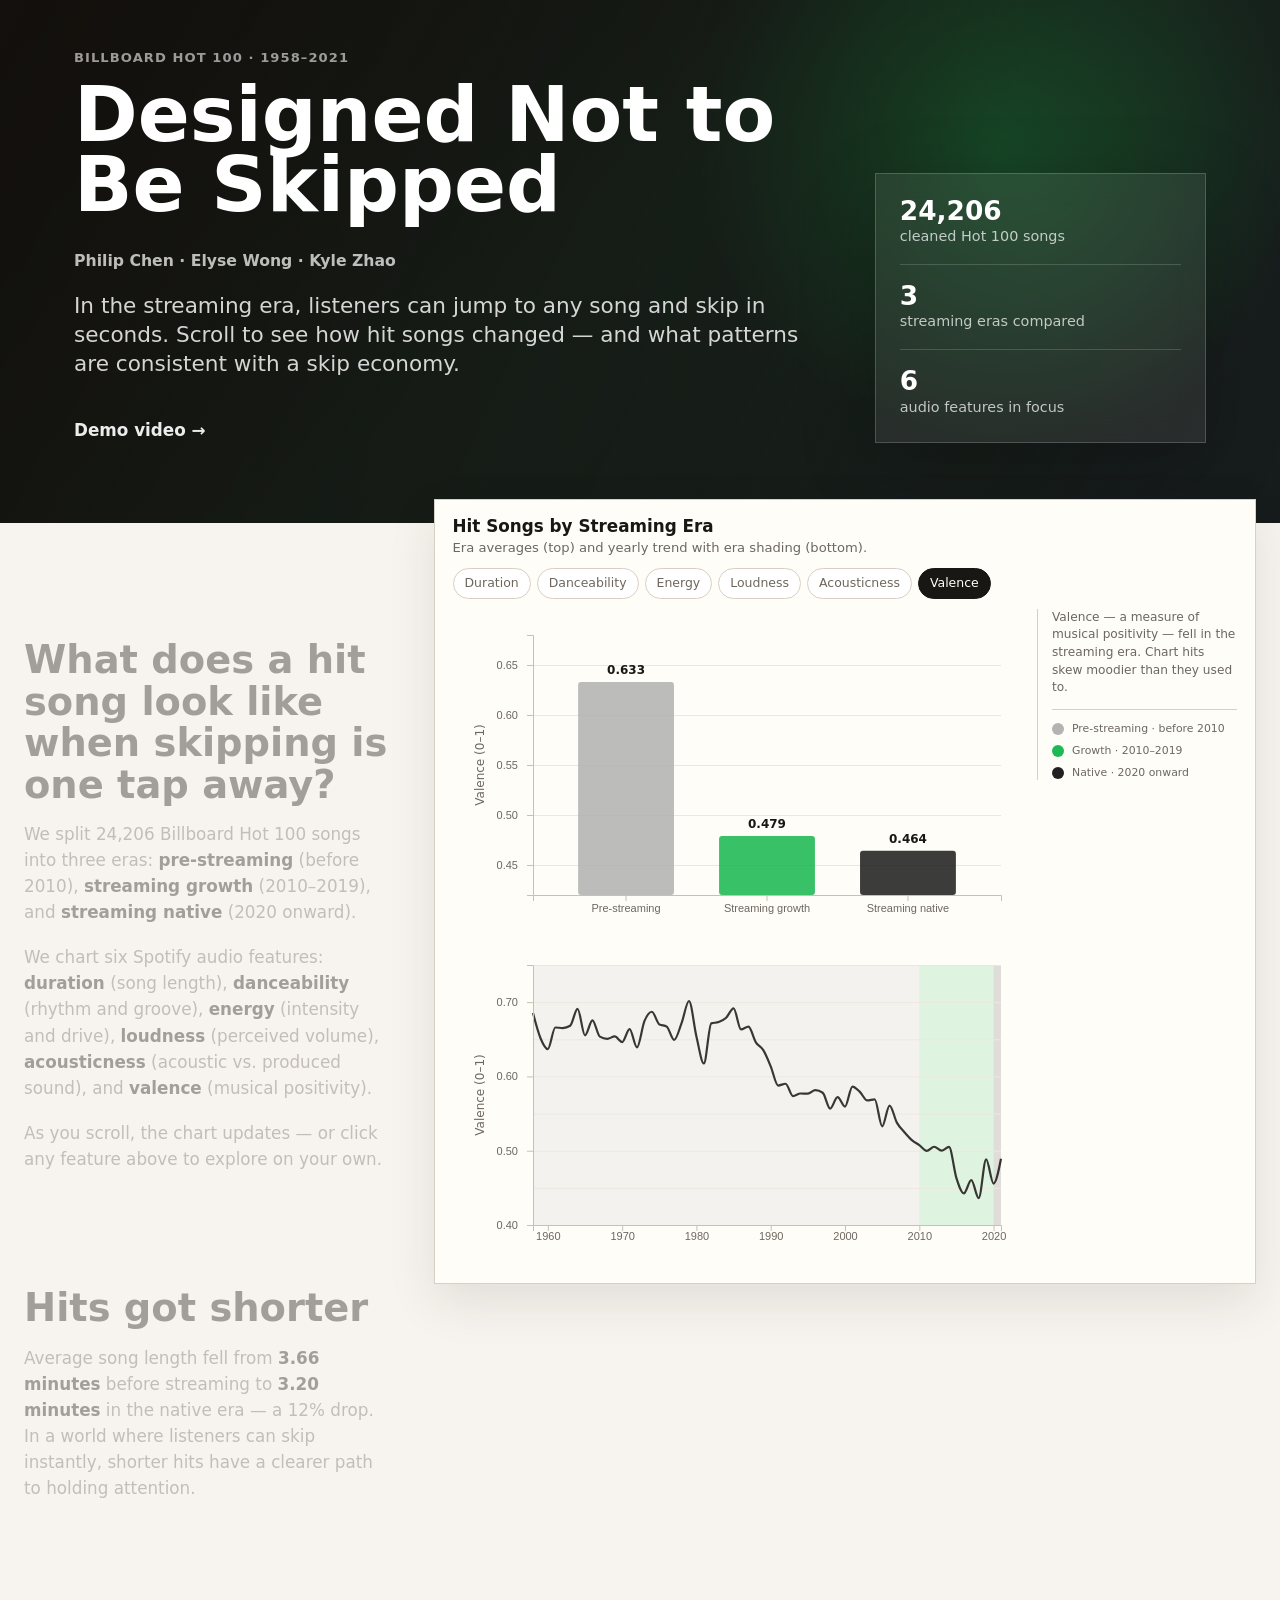
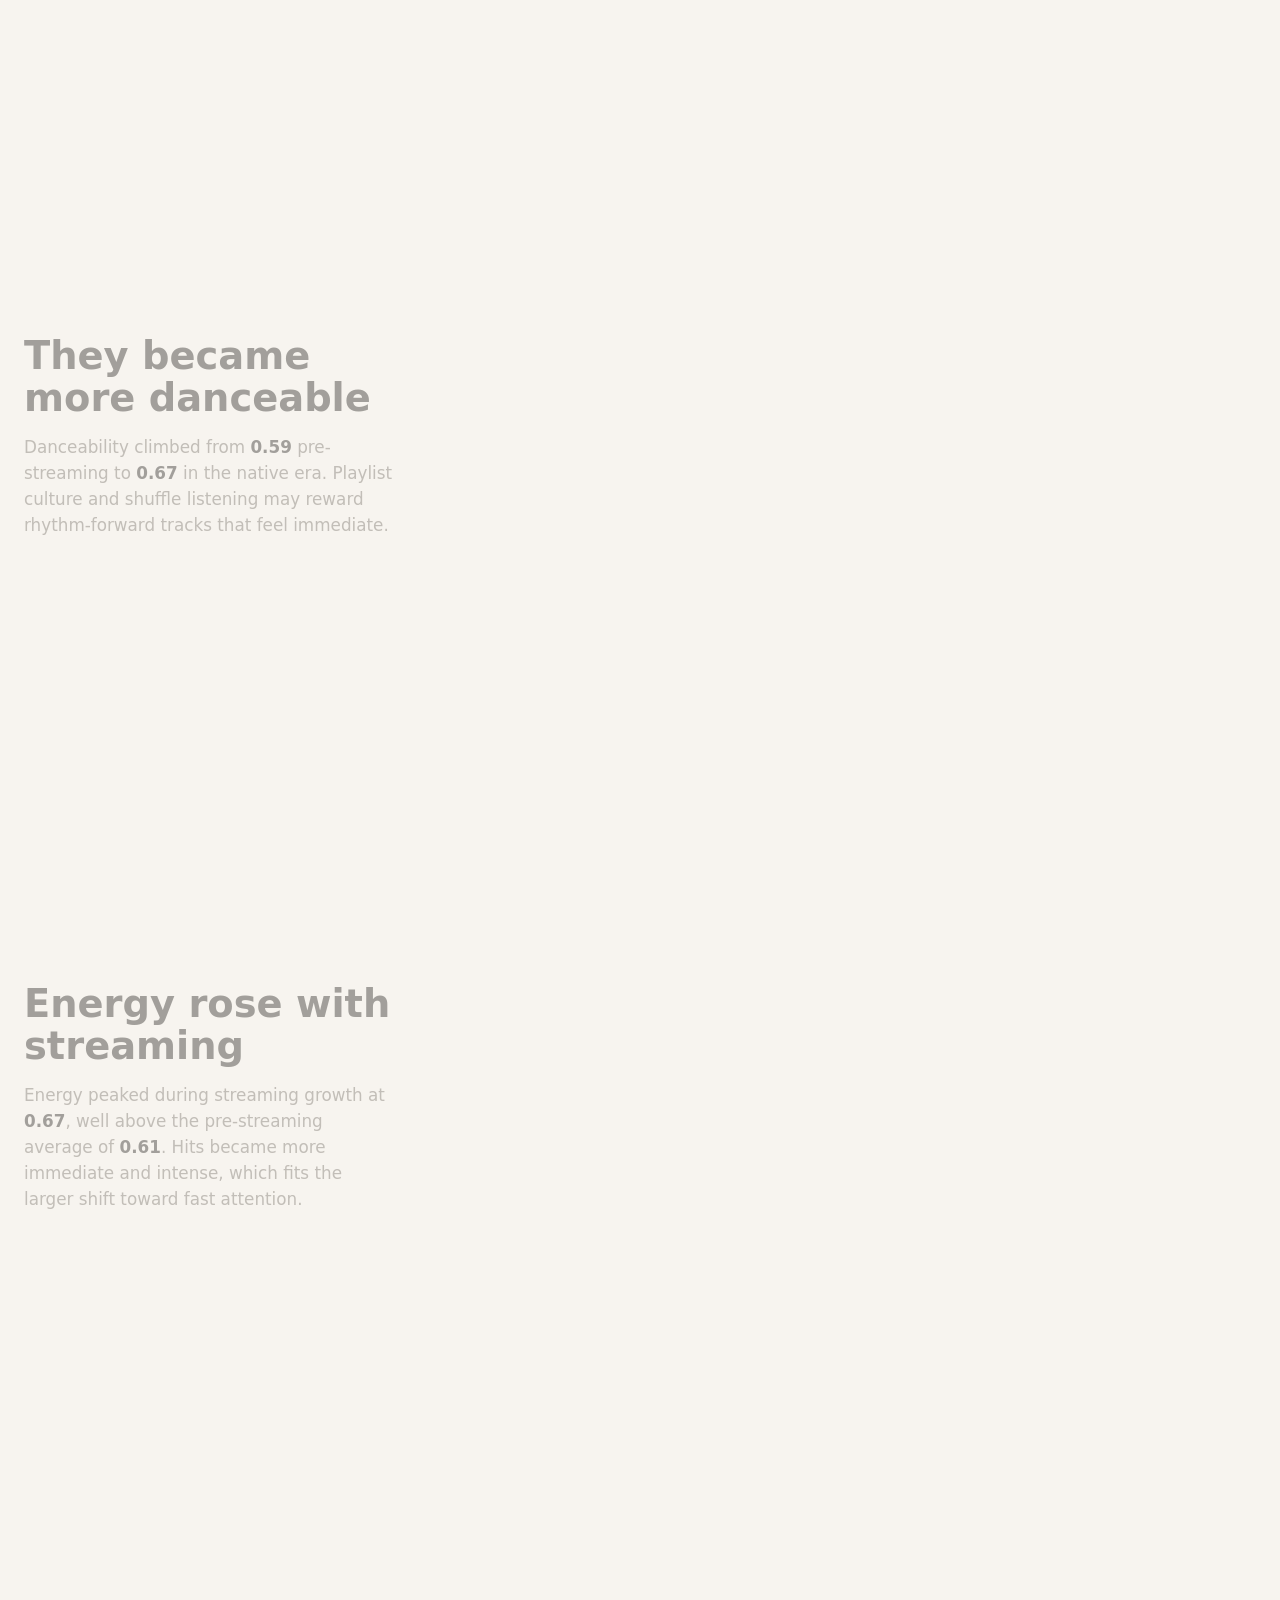
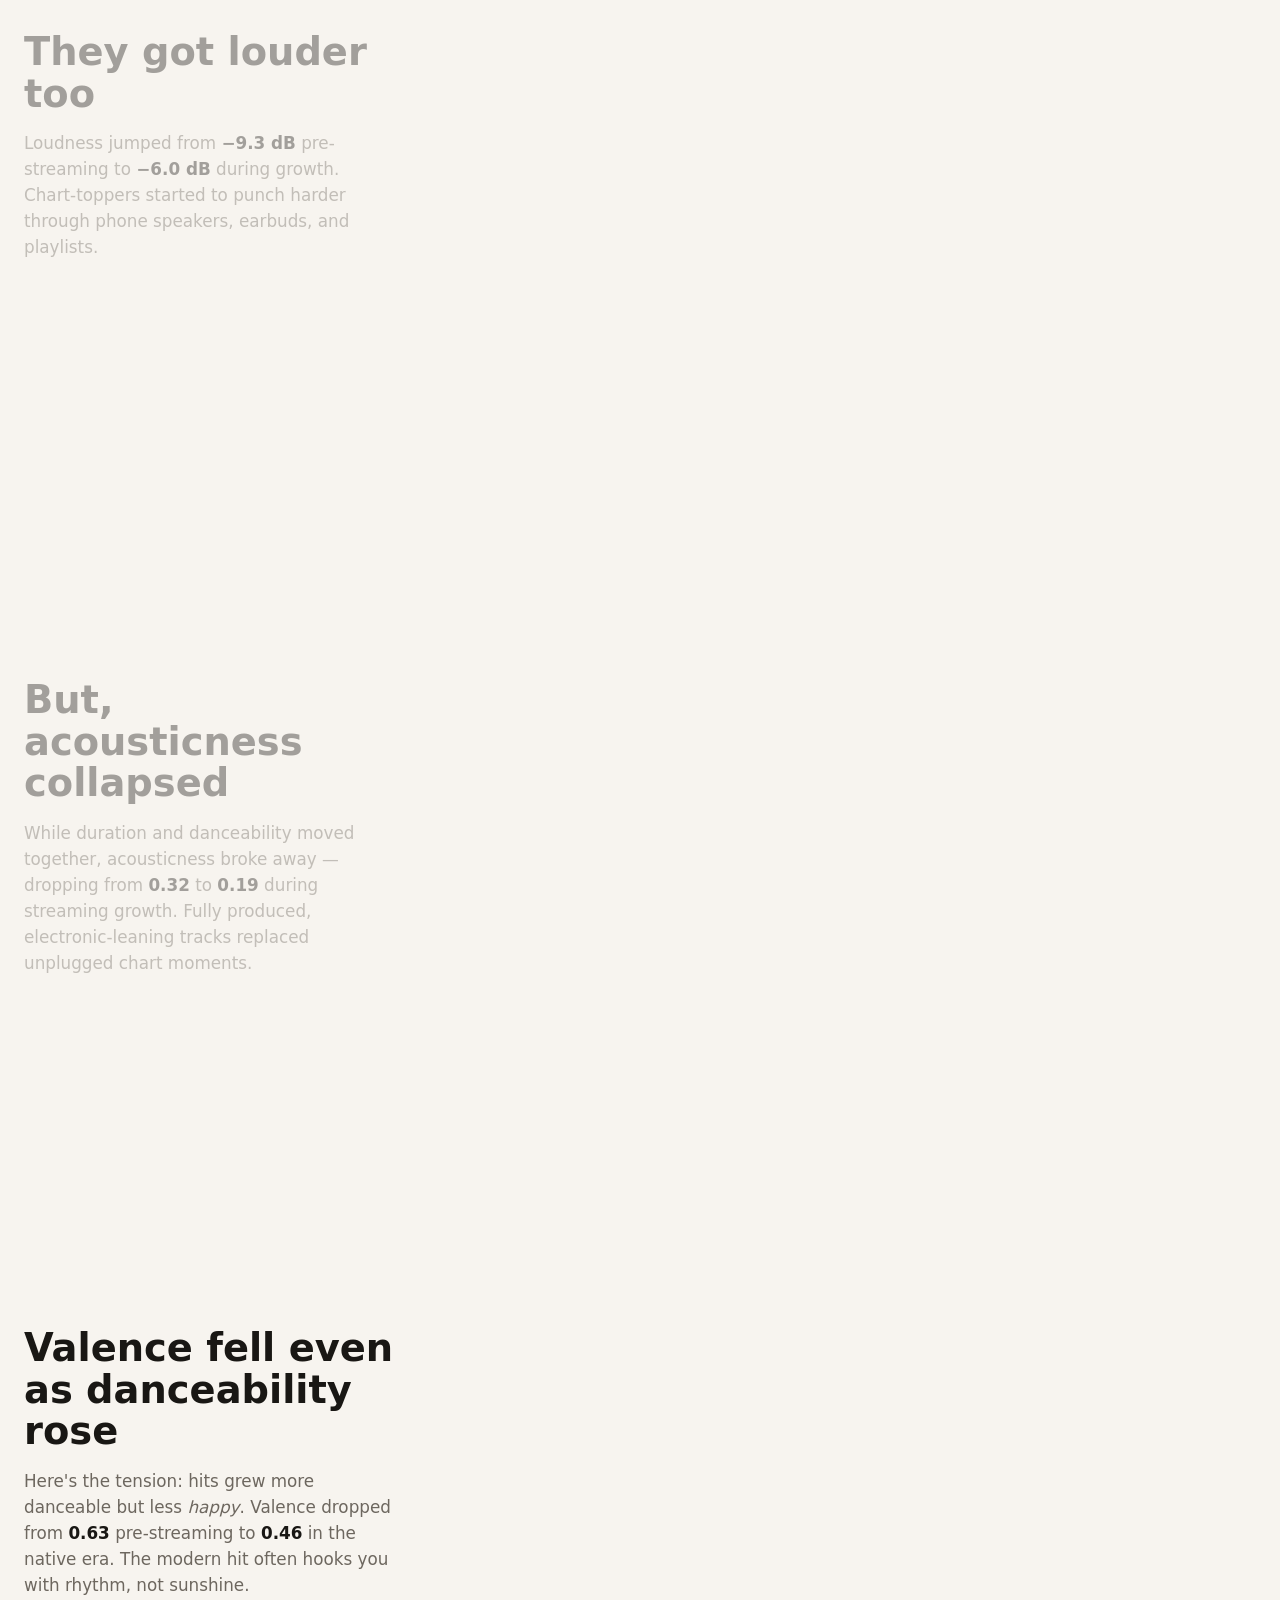
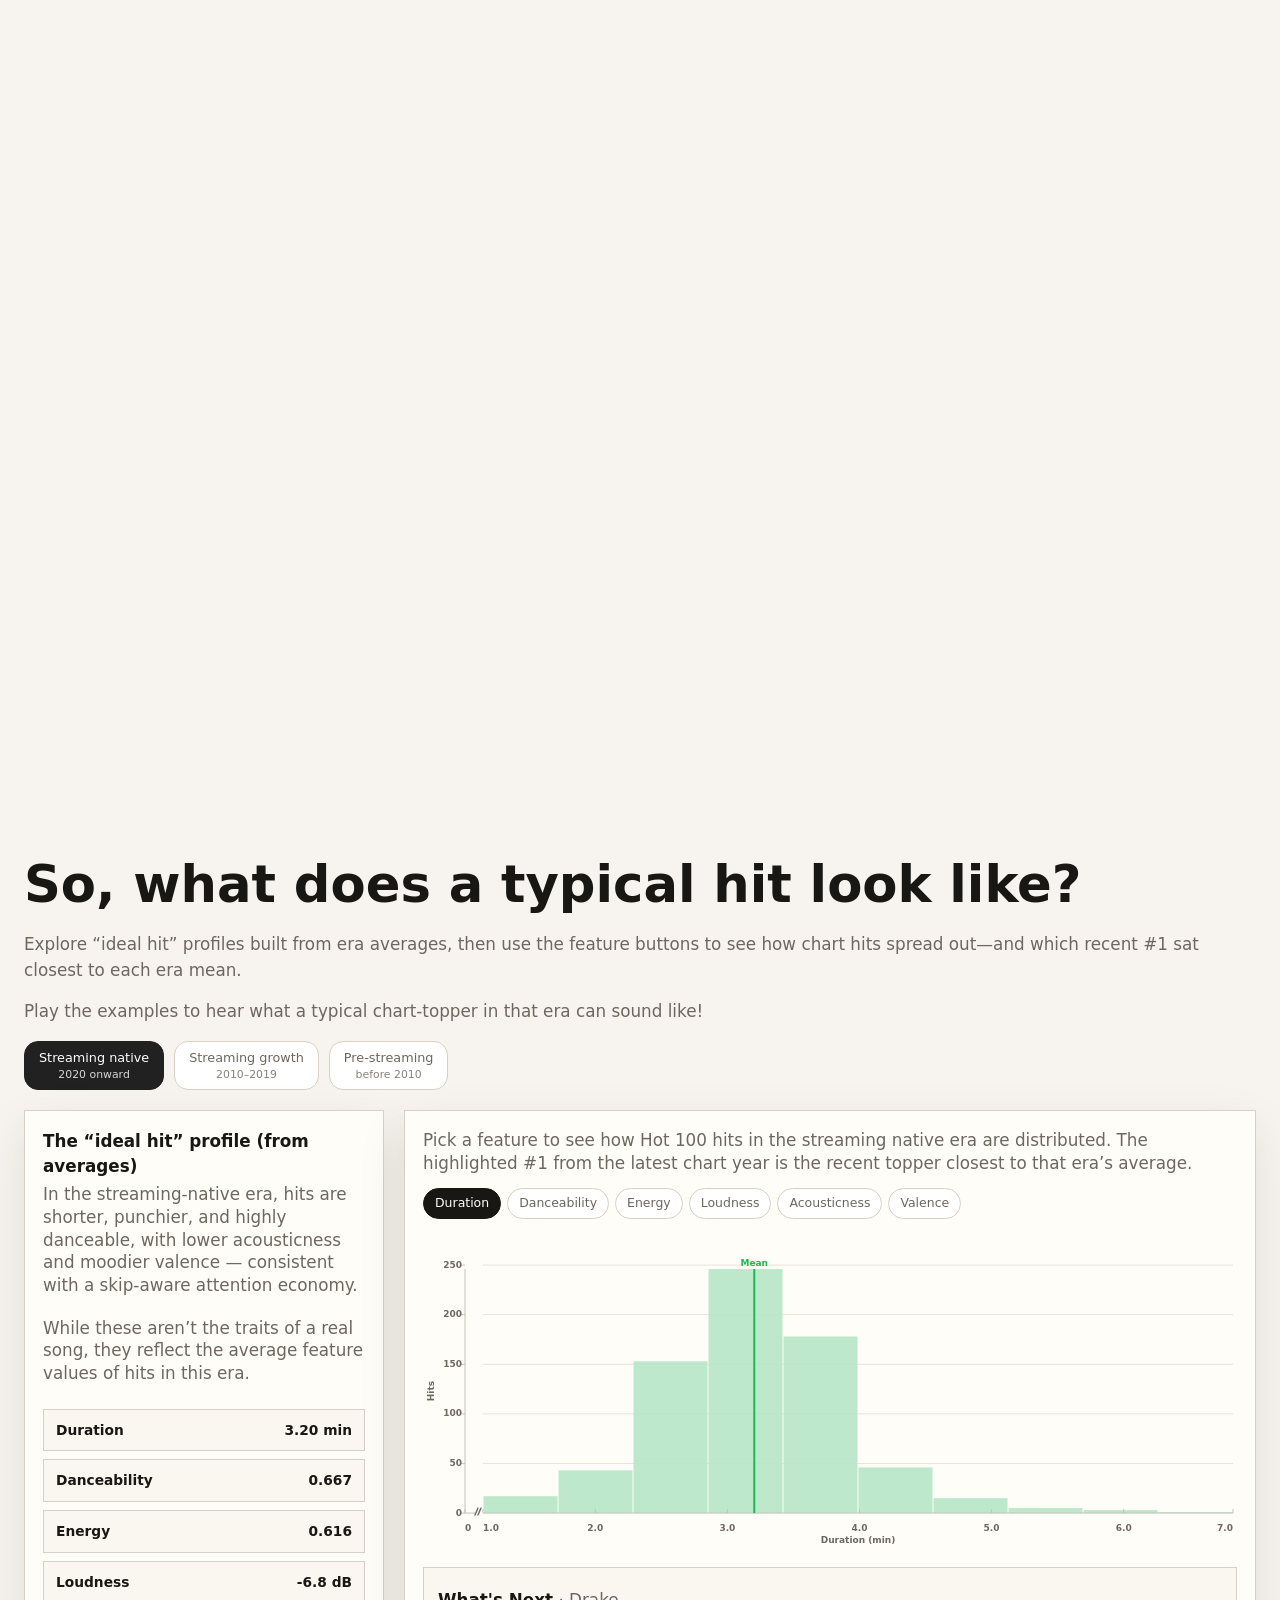
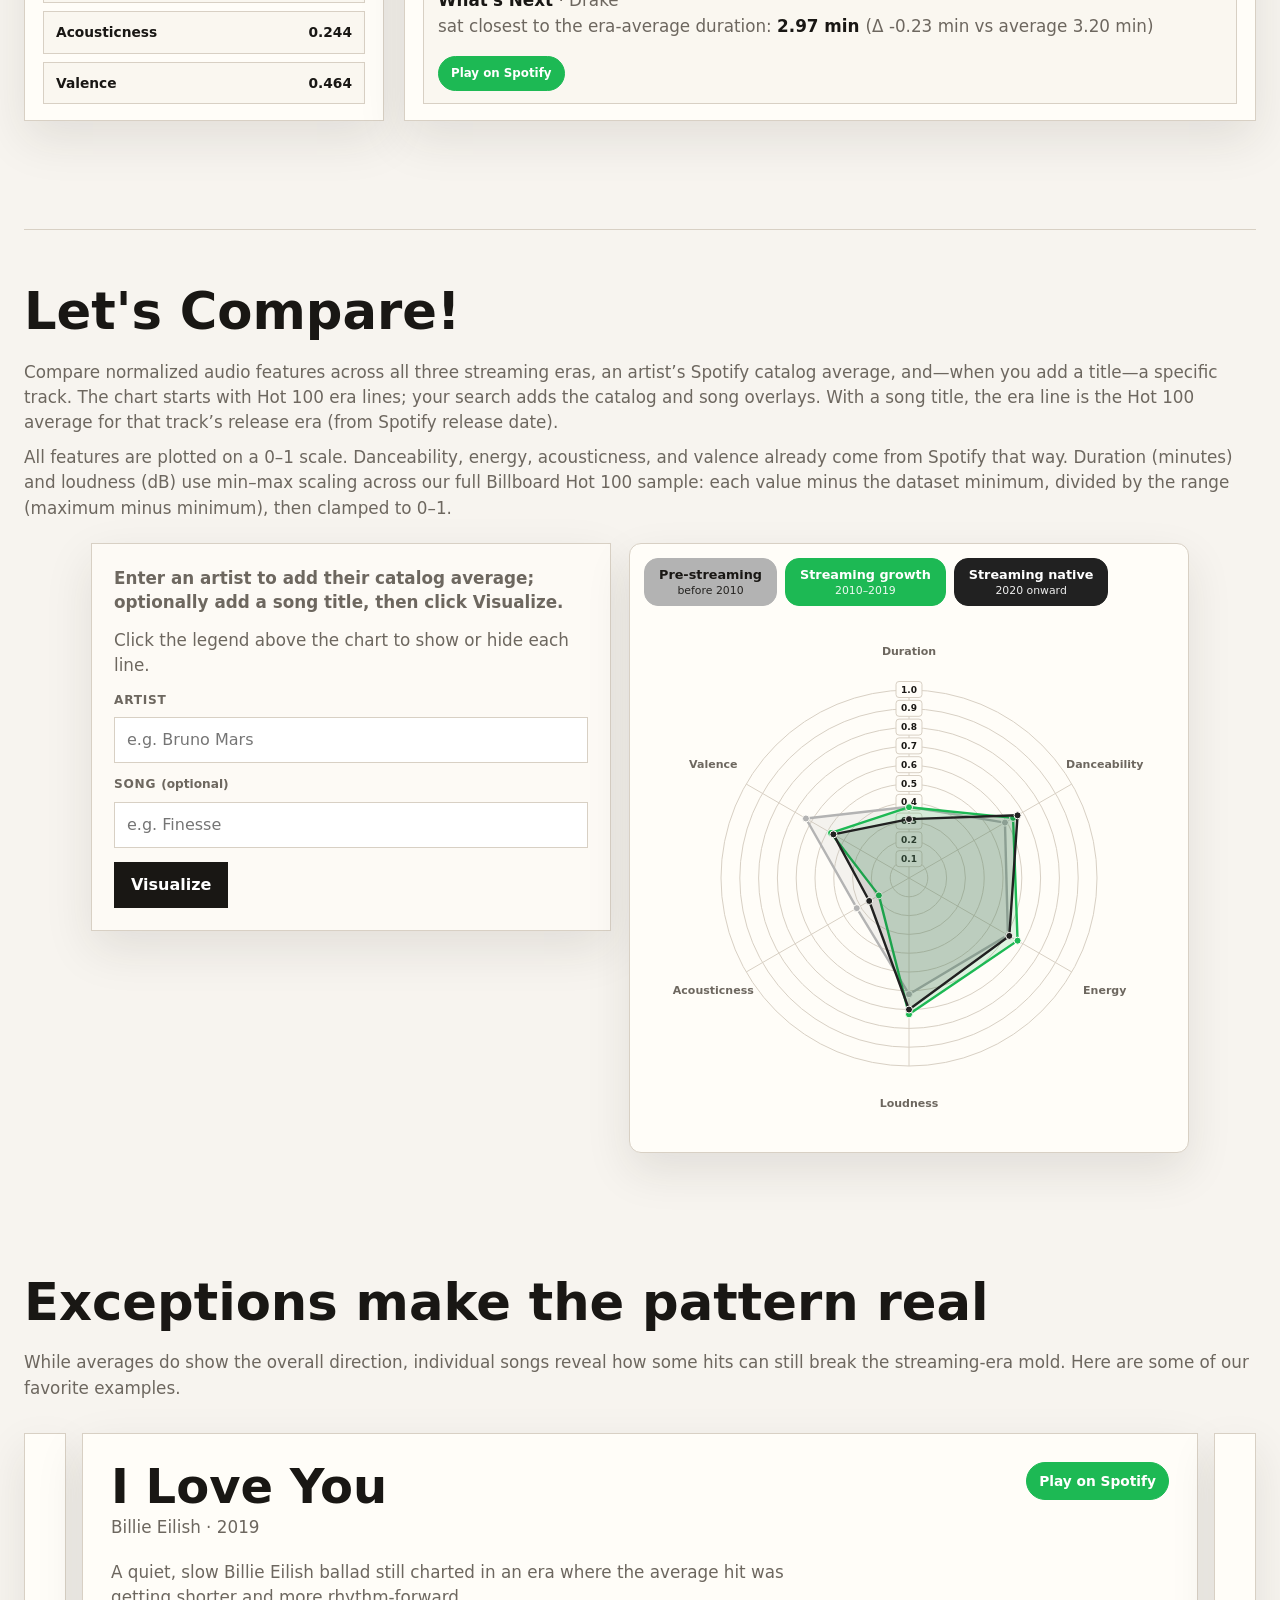
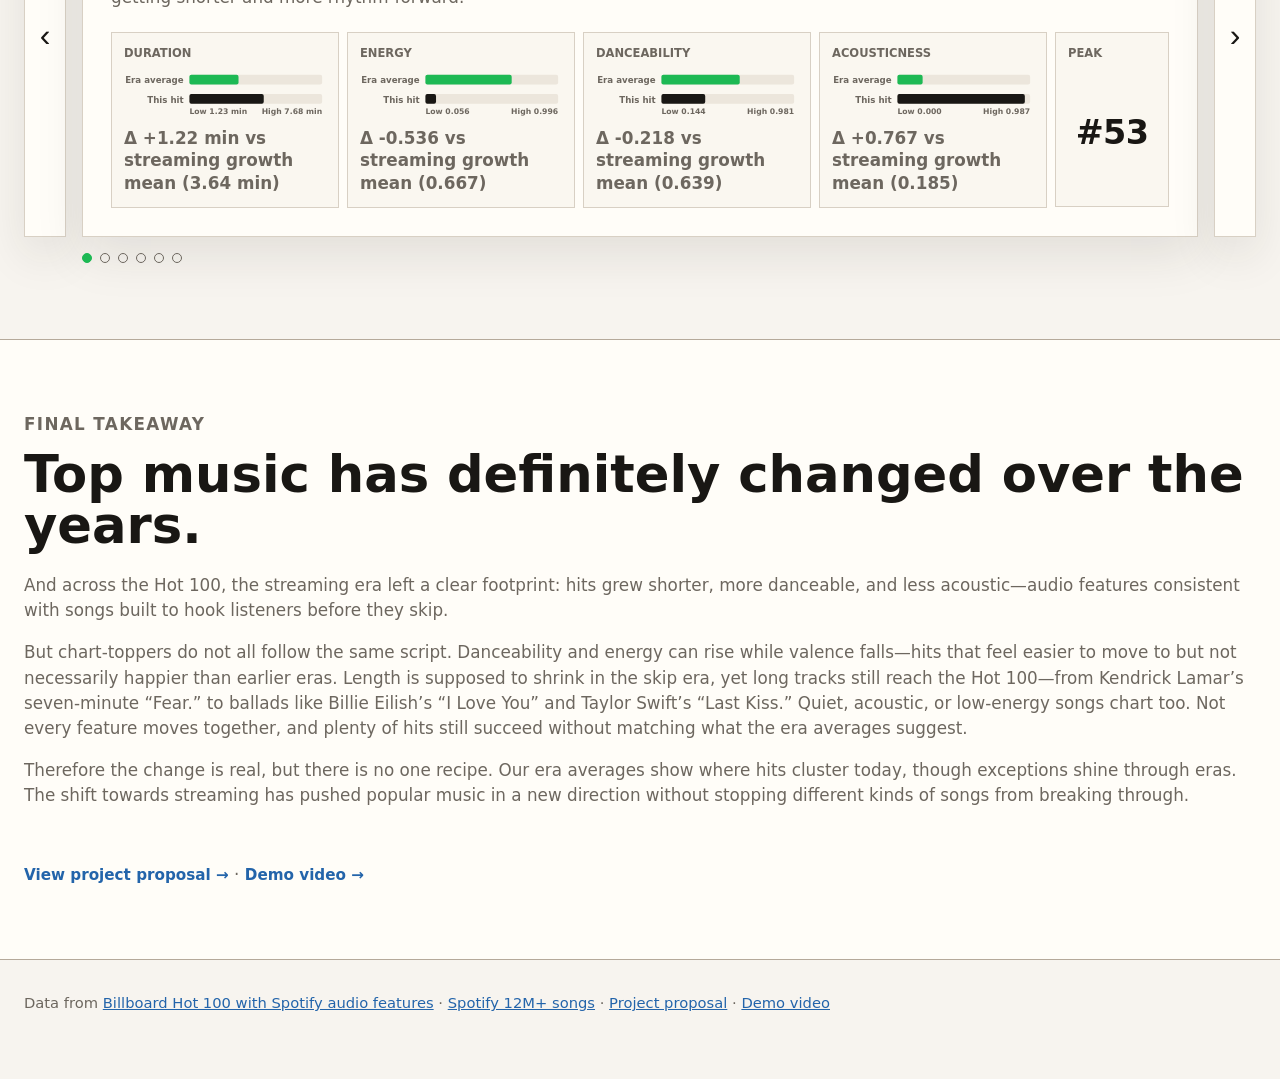
<file: index.html>
<!DOCTYPE html>
<html lang="en">
  <head>
    <meta charset="UTF-8" />
    <meta name="viewport" content="width=device-width, initial-scale=1.0" />
    <title>Designed Not to Be Skipped</title>
    <link rel="stylesheet" href="style.css" />
    <script src="vendor/d3.min.js"></script>
  </head>
  <body>
    <header class="hero hero-compact hero-index">
      <section class="hero-grid hero-grid-compact">
        <div>
          <p class="eyebrow">Billboard Hot 100 · 1958–2021</p>
          <h1>Designed Not to Be Skipped</h1>
          <p class="team-line">Philip Chen · Elyse Wong · Kyle Zhao</p>
          <p class="lede">
            In the streaming era, listeners can jump to any song and skip in
            seconds. Scroll to see how hit songs changed — and what patterns
            are consistent with a skip economy.
          </p>
          <p class="hero-project-link">
            <a
              href="https://youtu.be/vLk6TgVIIx4"
              target="_blank"
              rel="noopener noreferrer"
              >Demo video →</a
            >
          </p>
        </div>
        <div class="stat-panel" aria-label="Dataset summary">
          <div>
            <strong>24,206</strong>
            <span>cleaned Hot 100 songs</span>
          </div>
          <div>
            <strong>3</strong>
            <span>streaming eras compared</span>
          </div>
          <div>
            <strong>6</strong>
            <span>audio features in focus</span>
          </div>
        </div>
      </section>
    </header>

    <main>
      <section class="scrolly" id="story">
        <div class="scrolly-steps">
          <article class="step step-intro" data-feature="duration_min">
            <h2>What does a hit song look like when skipping is one tap away?</h2>
            <p>
              We split 24,206 Billboard Hot 100 songs into three eras:
              <strong>pre-streaming</strong> (before 2010),
              <strong>streaming growth</strong> (2010–2019), and
              <strong>streaming native</strong> (2020 onward).
            </p>
            <p>
              We chart six Spotify audio features:
              <strong>duration</strong> (song length),
              <strong>danceability</strong> (rhythm and groove),
              <strong>energy</strong> (intensity and drive),
              <strong>loudness</strong> (perceived volume),
              <strong>acousticness</strong> (acoustic vs. produced sound), and
              <strong>valence</strong> (musical positivity).
            </p>
            <p>
              As you scroll, the chart updates — or click any feature above to explore on
              your own.
            </p>
          </article>

          <article class="step" data-feature="duration_min">
            <h2>Hits got shorter</h2>
            <p>
              Average song length fell from <strong>3.66 minutes</strong> before
              streaming to <strong>3.20 minutes</strong> in the native era — a
              12% drop. In a world where listeners can skip instantly, shorter
              hits have a clearer path to holding attention.
            </p>
          </article>

          <article class="step" data-feature="danceability">
            <h2>They became more danceable</h2>
            <p>
              Danceability climbed from <strong>0.59</strong> pre-streaming to
              <strong>0.67</strong> in the native era. Playlist culture and
              shuffle listening may reward rhythm-forward tracks that feel
              immediate.
            </p>
          </article>

          <article class="step" data-feature="energy">
            <h2>Energy rose with streaming</h2>
            <p>
              Energy peaked during streaming growth at <strong>0.67</strong>,
              well above the pre-streaming average of <strong>0.61</strong>.
              Hits became more immediate and intense, which fits the larger
              shift toward fast attention.
            </p>
          </article>

          <article class="step" data-feature="loudness">
            <h2>They got louder too</h2>
            <p>
              Loudness jumped from <strong>−9.3 dB</strong> pre-streaming to
              <strong>−6.0 dB</strong> during growth. Chart-toppers started to
              punch harder through phone speakers, earbuds, and playlists.
            </p>
          </article>

          <article class="step" data-feature="acousticness">
            <h2>But, acousticness collapsed</h2>
            <p>
              While duration and danceability moved together, acousticness broke
              away — dropping from <strong>0.32</strong> to <strong>0.19</strong>
              during streaming growth. Fully produced, electronic-leaning tracks
              replaced unplugged chart moments.
            </p>
          </article>

          <article class="step" data-feature="valence">
            <h2>Valence fell even as danceability rose</h2>
            <p>
              Here's the tension: hits grew more danceable but less
              <em>happy</em>. Valence dropped from <strong>0.63</strong>
              pre-streaming to <strong>0.46</strong> in the native era. The
              modern hit often hooks you with rhythm, not sunshine.
            </p>
          </article>

        </div>

        <div class="scrolly-graphic">
          <div class="sticky-inner">
            <article class="hero-viz-card">
              <div class="chart-heading">
                <div>
                  <h3 id="viz-title">Hit Songs by Streaming Era</h3>
                  <p id="viz-subtitle">
                    Era averages (top) and yearly trend with era shading (bottom).
                  </p>
                </div>
              </div>

              <div class="feature-pills" role="group" aria-label="Select audio feature">
                <button type="button" class="feature-pill active" data-feature="duration_min">
                  Duration
                </button>
                <button type="button" class="feature-pill" data-feature="danceability">
                  Danceability
                </button>
                <button type="button" class="feature-pill" data-feature="energy">
                  Energy
                </button>
                <button type="button" class="feature-pill" data-feature="loudness">
                  Loudness
                </button>
                <button type="button" class="feature-pill" data-feature="acousticness">
                  Acousticness
                </button>
                <button type="button" class="feature-pill" data-feature="valence">
                  Valence
                </button>
              </div>

              <div class="viz-body">
                <div class="viz-charts-stack">
                  <div id="era-comparison" class="chart chart-hero"></div>
                  <div id="feature-sparkline" class="chart chart-sparkline"></div>
                </div>

                <aside class="viz-aside">
                  <p class="viz-caption" id="era-caption">
                    Streaming-native hits are shorter on average — a pattern consistent
                    with songs that need to hook listeners before they skip.
                  </p>

                  <div class="era-legend era-legend-compact">
                    <div class="era-legend-item">
                      <span class="era-dot pre"></span>
                      <span>Pre-streaming · before 2010</span>
                    </div>
                    <div class="era-legend-item">
                      <span class="era-dot growth"></span>
                      <span>Growth · 2010–2019</span>
                    </div>
                    <div class="era-legend-item">
                      <span class="era-dot native"></span>
                      <span>Native · 2020 onward</span>
                    </div>
                  </div>
                </aside>
              </div>
            </article>
          </div>
        </div>
      </section>

      <section class="section profile-section" id="native-profile-section">
        <div class="section-copy">
          <h2>So, what does a typical hit look like?</h2>
          <p>
            Explore &ldquo;ideal hit&rdquo; profiles built from era averages, then use the
            feature buttons to see how chart hits spread out&mdash;and which recent #1 sat
            closest to each era mean.
          </p>
          <p>
            Play the examples to hear what a typical chart-topper in that era can sound
            like!
          </p>
          <div class="era-toggle" role="group" aria-label="Select era for hit profile">
            <button type="button" class="era-pill active" data-era="Streaming native">
              <span class="era-pill-label">Streaming native</span>
              <span class="era-pill-years">2020 onward</span>
            </button>
            <button type="button" class="era-pill" data-era="Streaming growth">
              <span class="era-pill-label">Streaming growth</span>
              <span class="era-pill-years">2010–2019</span>
            </button>
            <button type="button" class="era-pill" data-era="Pre-streaming">
              <span class="era-pill-label">Pre-streaming</span>
              <span class="era-pill-years">before 2010</span>
            </button>
          </div>
        </div>

        <aside class="profile-panel">
          <div id="ideal-song" class="ideal-song" aria-label="Ideal era profile"></div>
          <div id="native-profile" class="native-profile"></div>
        </aside>

        <div class="song-compare-block">
          <header class="song-compare-header">
            <h2>Let's Compare!</h2>
            <div class="song-compare-subtitle">
              <p>
                Compare normalized audio features across all three streaming eras, an artist’s
                Spotify catalog average, and—when you add a title—a specific track. The chart starts
                with Hot 100 era lines; your search adds the catalog and song overlays. With a song
                title, the era line is the Hot 100 average for that track’s release era (from Spotify
                release date).
              </p>
              <p>
                All features are plotted on a 0–1 scale. Danceability, energy, acousticness, and
                valence already come from Spotify that way. Duration (minutes) and loudness (dB) use
                min–max scaling across our full Billboard Hot 100 sample: each value minus the
                dataset minimum, divided by the range (maximum minus minimum), then clamped to 0–1.
              </p>
            </div>
          </header>

          <div class="song-compare-layout">
          <div class="song-compare-panel">
            <form id="song-compare-form" class="song-compare-form">
            <p class="song-compare-instruction">
              Enter an artist to add their catalog average; optionally add a song title, then click
              Visualize.
            </p>
            <p class="song-compare-legend-note">
              Click the legend above the chart to show or hide each line.
            </p>
            <div class="song-compare-fields">
              <div class="song-compare-field">
                <label for="artist-search">Artist</label>
                <div class="combo-field">
                  <input
                    id="artist-search"
                    name="artist"
                    type="search"
                    placeholder="e.g. Bruno Mars"
                    autocomplete="off"
                    autocapitalize="off"
                    spellcheck="false"
                    role="combobox"
                    aria-autocomplete="list"
                    aria-expanded="false"
                    aria-controls="artist-suggestions"
                    required
                  />
                  <ul id="artist-suggestions" class="combo-suggestions" role="listbox" hidden></ul>
                </div>
              </div>
              <div class="song-compare-field">
                <label for="song-title-search">Song <span class="label-optional">(optional)</span></label>
                <div class="combo-field">
                  <input
                    id="song-title-search"
                    name="song"
                    type="search"
                    placeholder="e.g. Finesse"
                    autocomplete="off"
                    autocapitalize="off"
                    spellcheck="false"
                    role="combobox"
                    aria-autocomplete="list"
                    aria-expanded="false"
                    aria-controls="song-suggestions"
                  />
                  <ul id="song-suggestions" class="combo-suggestions" role="listbox" hidden></ul>
                </div>
              </div>
            </div>
            <button type="submit" class="song-compare-submit">Visualize</button>
            </form>
            <div id="song-compare-result" class="song-compare-result" aria-live="polite"></div>
          </div>

          <div class="song-radar-wrap" aria-label="Audio feature radar chart">
            <div
              id="song-radar-legend"
              class="radar-legend-controls"
              role="group"
              aria-label="Toggle radar comparison lines"
            ></div>
            <div id="song-radar-chart" class="radar-chart-host"></div>
          </div>
          </div>
        </div>
      </section>

      <section id="songs" class="section visual-section song-carousel-section">
        <div class="section-intro">
          <h2>Exceptions make the pattern real</h2>
          <p>
            While averages do show the overall direction, individual songs reveal how
            some hits can still break the streaming-era mold. Here are some of our
            favorite examples.
          </p>
        </div>

        <div class="song-carousel" aria-label="Curated unusual modern hits">
          <button type="button" class="carousel-button" id="prev-song" aria-label="Previous song">
            ‹
          </button>
          <article id="song-card" class="song-card"></article>
          <button type="button" class="carousel-button" id="next-song" aria-label="Next song">
            ›
          </button>
        </div>
        <div id="song-dots" class="song-dots" aria-label="Select song example"></div>
      </section>

      <section id="takeaway" class="section takeaway-section">
        <div class="section-copy">
          <p class="eyebrow">Final takeaway</p>
          <h2>Top music has definitely changed over the years.</h2>
          <p>
            And across the Hot 100, the streaming era left a clear footprint:
            hits grew shorter, more danceable, and less acoustic—audio features
            consistent with songs built to hook listeners before they skip.
          </p>
          <p>
            But chart-toppers do not all follow the same script. Danceability and energy
            can rise while valence falls—hits that feel easier to move to but not
            necessarily happier than earlier eras.             Length is supposed to shrink in the skip era, yet long tracks still
            reach the Hot 100—from Kendrick Lamar&rsquo;s seven-minute
            &ldquo;Fear.&rdquo; to ballads like Billie Eilish&rsquo;s &ldquo;I Love
            You&rdquo; and Taylor Swift&rsquo;s &ldquo;Last Kiss.&rdquo; Quiet, acoustic, or low-energy songs chart too. Not every
            feature moves together, and plenty of hits still succeed without matching
            what the era averages suggest.
          </p>
          <p>
            Therefore the change is real, but there is no one recipe. Our era averages
            show where hits cluster today, though exceptions shine through eras.
            The shift towards streaming has pushed popular music in a new direction
            without stopping different kinds of songs from breaking through.
          </p>
        </div>
        <p class="takeaway-proposal-link">
          <a href="proposal.html" class="step-link">View project proposal →</a>
          ·
          <a
            href="https://youtu.be/vLk6TgVIIx4"
            class="step-link"
            target="_blank"
            rel="noopener noreferrer"
            >Demo video →</a
          >
        </p>
      </section>
    </main>

    <footer class="site-footer">
      <p>
        Data from
        <a
          href="https://www.kaggle.com/datasets/thedevastator/billboard-hot-100-audio-features"
          >Billboard Hot 100 with Spotify audio features</a
        >
        ·
        <a href="https://www.kaggle.com/datasets/rodolfofigueroa/spotify-12m-songs"
          >Spotify 12M+ songs</a
        >
        · <a href="proposal.html">Project proposal</a>
        ·
        <a
          href="https://youtu.be/vLk6TgVIIx4"
          target="_blank"
          rel="noopener noreferrer"
          >Demo video</a
        >
      </p>
    </footer>

    <div id="tooltip" role="status" aria-live="polite"></div>
    <script src="script-prototype.js"></script>
  </body>
</html>
</file>
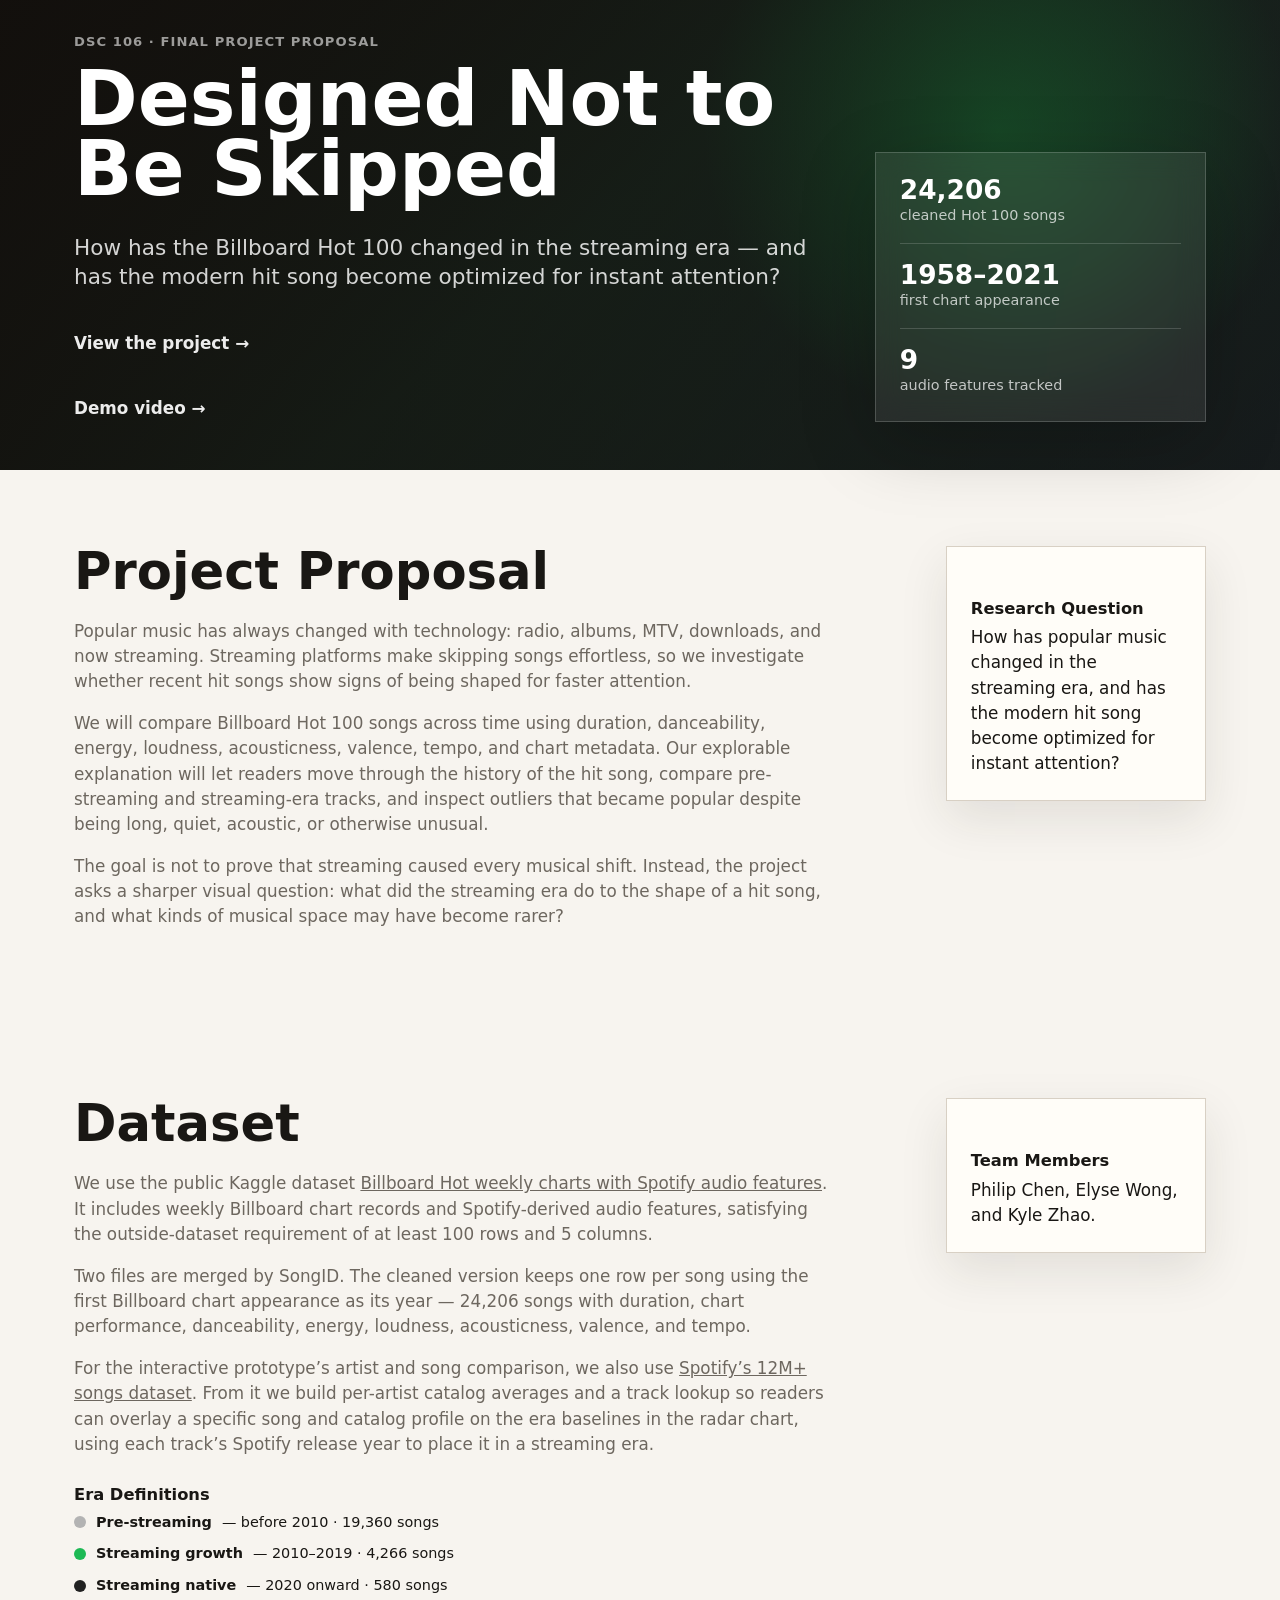
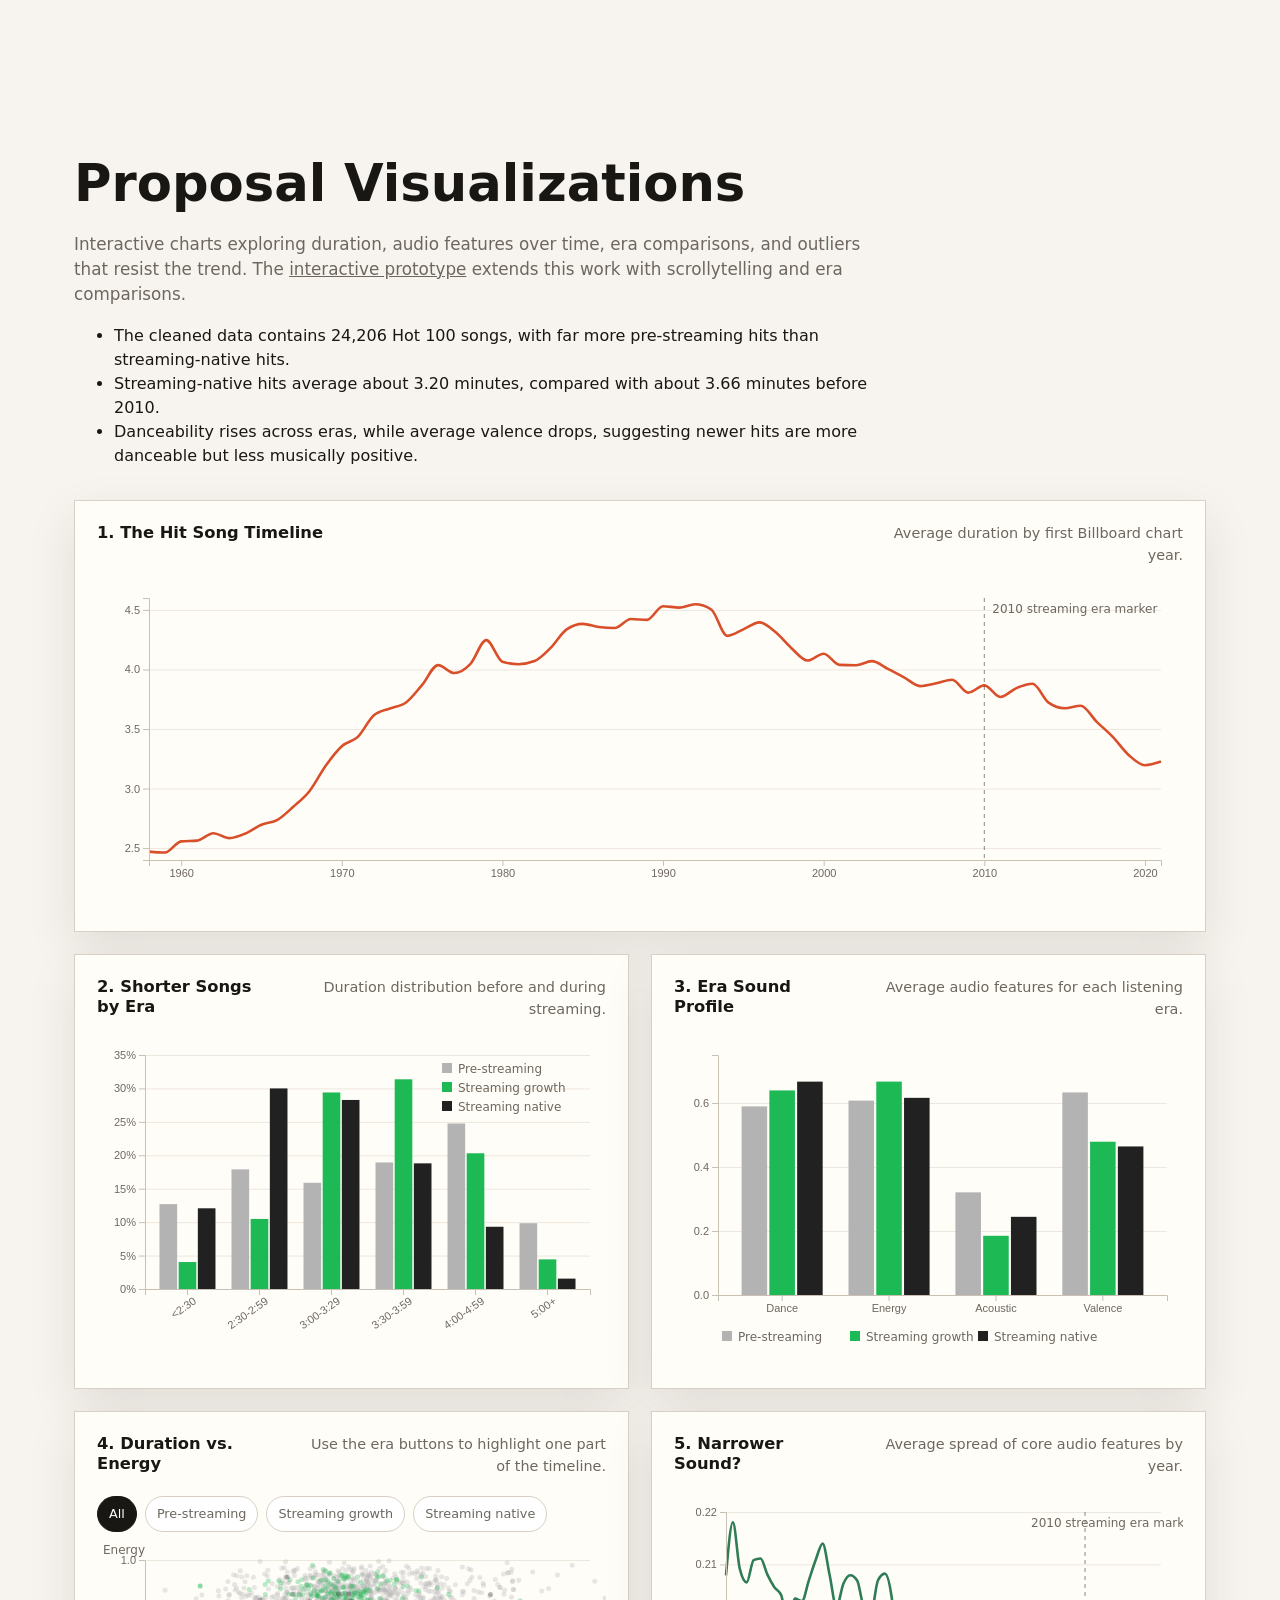
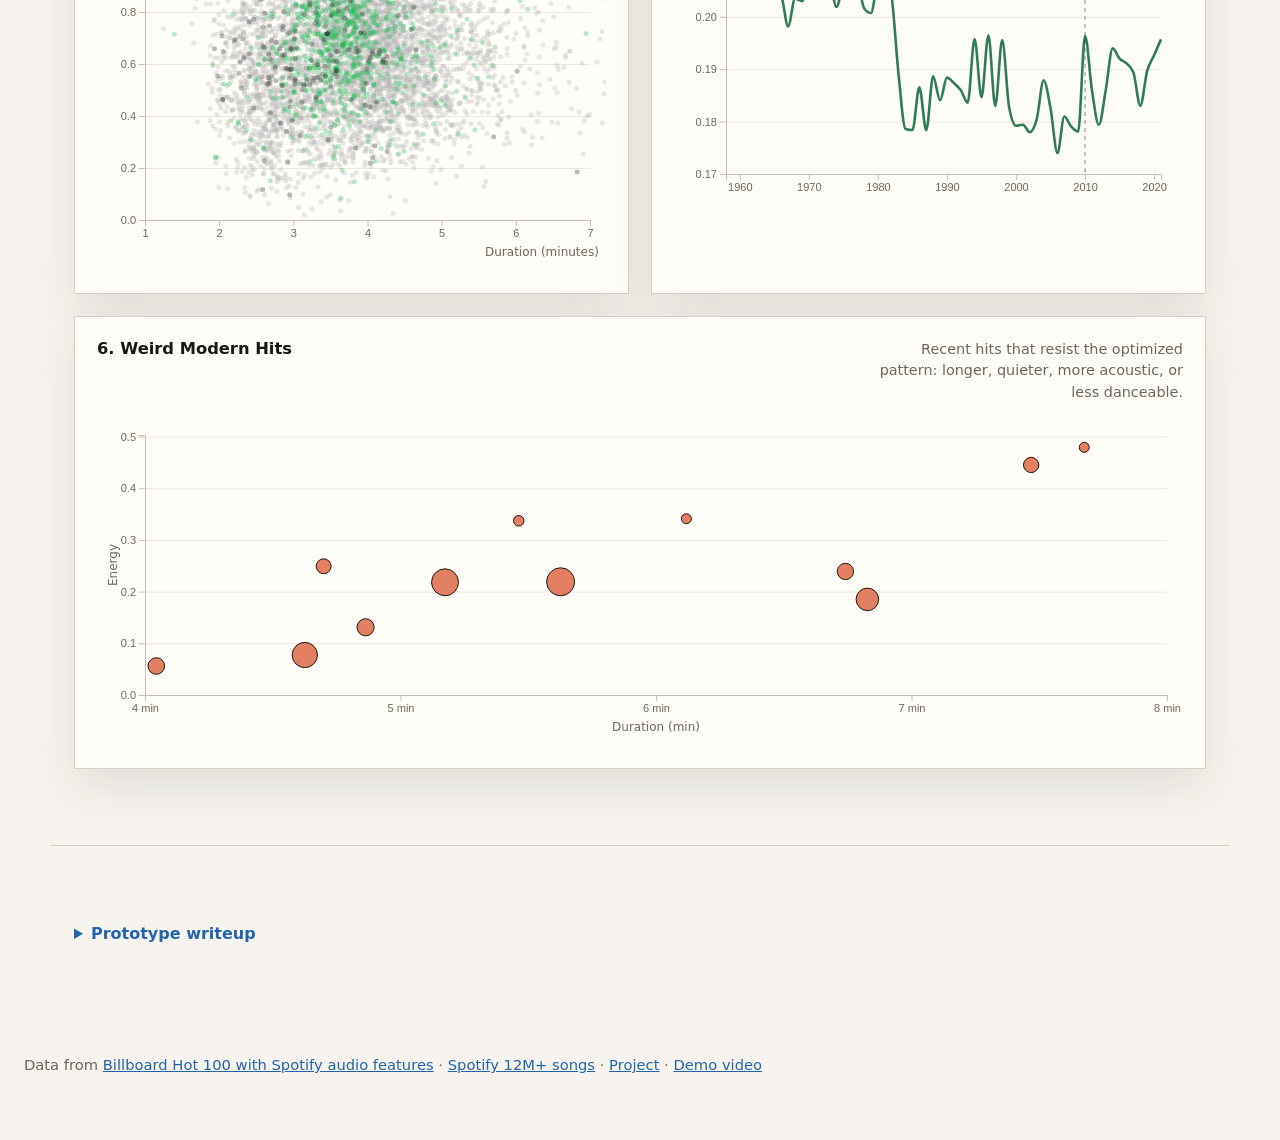
<file: proposal.html>
<!DOCTYPE html>
<html lang="en">
  <head>
    <meta charset="UTF-8" />
    <meta name="viewport" content="width=device-width, initial-scale=1.0" />
    <title>Project Proposal · Designed Not to Be Skipped</title>
    <link rel="stylesheet" href="style.css" />
    <script src="vendor/d3.min.js"></script>
  </head>
  <body>
    <header class="hero hero-compact">
      <section class="hero-grid hero-grid-compact">
        <div>
          <p class="eyebrow">DSC 106 · Final Project Proposal</p>
          <h1>Designed Not to Be Skipped</h1>
          <p class="lede">
            How has the Billboard Hot 100 changed in the streaming era — and has
            the modern hit song become optimized for instant attention?
          </p>
          <p class="hero-project-link">
            <a href="index.html">View the project →</a>
          </p>
          <p class="hero-project-link">
            <a
              href="https://youtu.be/vLk6TgVIIx4"
              target="_blank"
              rel="noopener noreferrer"
              >Demo video →</a
            >
          </p>
        </div>
        <div class="stat-panel" aria-label="Dataset summary">
          <div>
            <strong>24,206</strong>
            <span>cleaned Hot 100 songs</span>
          </div>
          <div>
            <strong>1958–2021</strong>
            <span>first chart appearance</span>
          </div>
          <div>
            <strong>9</strong>
            <span>audio features tracked</span>
          </div>
        </div>
      </section>
    </header>

    <main>
      <section id="proposal" class="section proposal-section">
        <div class="section-copy">
          <h2>Project Proposal</h2>
          <p>
            Popular music has always changed with technology: radio, albums, MTV,
            downloads, and now streaming. Streaming platforms make skipping songs
            effortless, so we investigate whether recent hit songs show signs of
            being shaped for faster attention.
          </p>
          <p>
            We will compare Billboard Hot 100 songs across time using duration,
            danceability, energy, loudness, acousticness, valence, tempo, and
            chart metadata. Our explorable explanation will let readers move
            through the history of the hit song, compare pre-streaming and
            streaming-era tracks, and inspect outliers that became popular
            despite being long, quiet, acoustic, or otherwise unusual.
          </p>
          <p>
            The goal is not to prove that streaming caused every musical shift.
            Instead, the project asks a sharper visual question: what did the
            streaming era do to the shape of a hit song, and what kinds of musical
            space may have become rarer?
          </p>
        </div>
        <aside class="question-box">
          <h3>Research Question</h3>
          <p>
            How has popular music changed in the streaming era, and has the
            modern hit song become optimized for instant attention?
          </p>
        </aside>
      </section>

      <section id="dataset" class="section proposal-section">
        <div class="section-copy">
          <h2>Dataset</h2>
          <p>
            We use the public Kaggle dataset
            <a
              href="https://www.kaggle.com/datasets/thedevastator/billboard-hot-100-audio-features"
              >Billboard Hot weekly charts with Spotify audio features</a
            >. It includes weekly Billboard chart records and Spotify-derived audio
            features, satisfying the outside-dataset requirement of at least 100
            rows and 5 columns.
          </p>
          <p>
            Two files are merged by SongID. The cleaned version keeps one row per
            song using the first Billboard chart appearance as its year — 24,206
            songs with duration, chart performance, danceability, energy,
            loudness, acousticness, valence, and tempo.
          </p>
          <p>
            For the interactive prototype’s artist and song comparison, we also use
            <a href="https://www.kaggle.com/datasets/rodolfofigueroa/spotify-12m-songs"
              >Spotify’s 12M+ songs dataset</a
            >. From it we build per-artist catalog averages and a track lookup so readers
            can overlay a specific song and catalog profile on the era baselines in the
            radar chart, using each track’s Spotify release year to place it in a
            streaming era.
          </p>

          <h3>Era Definitions</h3>
          <ul class="era-list">
            <li>
              <span class="era-dot pre"></span>
              <strong>Pre-streaming</strong> — before 2010 · 19,360 songs
            </li>
            <li>
              <span class="era-dot growth"></span>
              <strong>Streaming growth</strong> — 2010–2019 · 4,266 songs
            </li>
            <li>
              <span class="era-dot native"></span>
              <strong>Streaming native</strong> — 2020 onward · 580 songs
            </li>
          </ul>
        </div>
        <aside class="question-box" id="team">
          <h3>Team Members</h3>
          <p>Philip Chen, Elyse Wong, and Kyle Zhao.</p>
        </aside>
      </section>

      <section id="charts" class="section visual-section">
        <div class="section-copy">
          <h2>Proposal Visualizations</h2>
          <p>
            Interactive charts exploring duration, audio features over time, era
            comparisons, and outliers that resist the trend. The
            <a href="index.html">interactive prototype</a> extends this work with
            scrollytelling and era comparisons.
          </p>
          <ul class="takeaways">
            <li>
              The cleaned data contains 24,206 Hot 100 songs, with far more
              pre-streaming hits than streaming-native hits.
            </li>
            <li>
              Streaming-native hits average about 3.20 minutes, compared with
              about 3.66 minutes before 2010.
            </li>
            <li>
              Danceability rises across eras, while average valence drops,
              suggesting newer hits are more danceable but less musically positive.
            </li>
          </ul>
        </div>

        <div class="chart-grid">
          <article class="chart-card wide">
            <div class="chart-heading">
              <h3>1. The Hit Song Timeline</h3>
              <p>Average duration by first Billboard chart year.</p>
            </div>
            <div id="duration-line" class="chart"></div>
          </article>

          <article class="chart-card">
            <div class="chart-heading">
              <h3>2. Shorter Songs by Era</h3>
              <p>Duration distribution before and during streaming.</p>
            </div>
            <div id="duration-bars" class="chart"></div>
          </article>

          <article class="chart-card">
            <div class="chart-heading">
              <h3>3. Era Sound Profile</h3>
              <p>Average audio features for each listening era.</p>
            </div>
            <div id="era-profile" class="chart"></div>
          </article>

          <article class="chart-card">
            <div class="chart-heading">
              <h3>4. Duration vs. Energy</h3>
              <p>Use the era buttons to highlight one part of the timeline.</p>
            </div>
            <div class="era-controls" aria-label="Filter scatterplot by era">
              <button type="button" data-era="All" aria-pressed="true">All</button>
              <button type="button" data-era="Pre-streaming">Pre-streaming</button>
              <button type="button" data-era="Streaming growth">Streaming growth</button>
              <button type="button" data-era="Streaming native">Streaming native</button>
            </div>
            <div id="scatter" class="chart"></div>
          </article>

          <article class="chart-card">
            <div class="chart-heading">
              <h3>5. Narrower Sound?</h3>
              <p>Average spread of core audio features by year.</p>
            </div>
            <div id="diversity-line" class="chart"></div>
          </article>

          <article class="chart-card wide">
            <div class="chart-heading">
              <h3>6. Weird Modern Hits</h3>
              <p>
                Recent hits that resist the optimized pattern: longer, quieter,
                more acoustic, or less danceable.
              </p>
            </div>
            <div id="outliers" class="chart"></div>
          </article>
        </div>
      </section>

      <section id="writeup" class="section prototype-writeup-section">
        <details class="writeup-details">
          <summary>Prototype writeup</summary>
          <div class="section-copy">
            <article class="writeup-block">
              <h3>What have we done so far?</h3>
              <p>
                We have chosen a music-focused topic and built the project around
                Billboard Hot 100 songs with Spotify audio features. We cleaned the
                source data into one row per song, using each track's first Billboard
                chart appearance as its year. We created summary CSVs for yearly
                trends, era-level duration distributions, audio-feature diversity,
                scatterplot samples, and modern outlier songs. We also built a
                public webpage with D3 visualizations that show early patterns in
                duration, danceability, energy, acousticness, valence, and unusual
                modern hits.
              </p>
            </article>
            <article class="writeup-block">
              <h3>What will be the most challenging part to design and why?</h3>
              <p>
                The hardest design challenge will be turning the project from a set
                of charts into a clear explorable explanation. The dataset can show
                that hit songs changed over time, but it cannot prove that streaming
                directly caused every change. We will need to design annotations and
                interactions that make the evidence feel compelling without
                overstating causality. We also need to help readers compare eras
                without losing the song-level detail that makes the topic
                interesting.
              </p>
            </article>
          </div>
        </details>
      </section>
    </main>

    <footer class="site-footer">
      <p>
        Data from
        <a
          href="https://www.kaggle.com/datasets/thedevastator/billboard-hot-100-audio-features"
          >Billboard Hot 100 with Spotify audio features</a
        >
        ·
        <a href="https://www.kaggle.com/datasets/rodolfofigueroa/spotify-12m-songs"
          >Spotify 12M+ songs</a
        >
        · <a href="index.html">Project</a>
        ·
        <a
          href="https://youtu.be/vLk6TgVIIx4"
          target="_blank"
          rel="noopener noreferrer"
          >Demo video</a
        >
      </p>
    </footer>

    <div id="tooltip" role="status" aria-live="polite"></div>
    <script src="script-writeup.js"></script>
  </body>
</html>
</file>
<file: style.css>
:root {
  --bg: #f7f4ef;
  --ink: #191714;
  --muted: #6d675f;
  --line: #d8d0c4;
  --panel: #fffdf8;
  --accent: #d84f2a;
  --blue: #2364aa;
  --green: #2f7d56;
  --gold: #b57912;
  --era-pre: #b3b3b3;
  --era-growth: #1db954;
  --era-native: #212121;
  --shadow: 0 18px 45px rgba(42, 35, 27, 0.1);
}

* {
  box-sizing: border-box;
}

body {
  margin: 0;
  overflow-x: hidden;
  background: var(--bg);
  color: var(--ink);
  font-family: Inter, ui-sans-serif, system-ui, -apple-system, BlinkMacSystemFont,
    "Segoe UI", sans-serif;
  line-height: 1.5;
}

a {
  color: inherit;
}

nav {
  display: flex;
  flex-wrap: wrap;
  justify-content: flex-end;
  gap: 16px 24px;
  max-width: 1180px;
  margin: 0 auto 56px;
  padding: 24px 24px 0;
  color: rgba(255, 255, 255, 0.76);
  font-size: 0.92rem;
}

nav a {
  text-decoration: none;
  transition: color 0.15s;
}

nav a:hover,
nav a.nav-active {
  color: white;
}

.hero {
  min-height: 760px;
  color: white;
  background:
    linear-gradient(115deg, rgba(18, 15, 12, 0.92), rgba(18, 15, 12, 0.46)),
    radial-gradient(circle at 78% 28%, rgba(29, 185, 84, 0.72), transparent 28%),
    linear-gradient(140deg, #191714 0%, #1e3d2f 47%, #1a252a 100%);
}

.hero-grid {
  display: grid;
  grid-template-columns: minmax(0, 1.25fr) minmax(280px, 0.55fr);
  gap: 48px;
  align-items: end;
  max-width: 1180px;
  margin: 0 auto;
  padding: 0 24px 64px;
}

.hero-grid > *,
.section > *,
.chart-card,
.section-copy {
  min-width: 0;
}

h1,
h2,
h3,
p {
  margin-top: 0;
}

h1 {
  max-width: 860px;
  margin-bottom: 28px;
  font-size: clamp(3.4rem, 8.2vw, 7.7rem);
  line-height: 0.92;
  letter-spacing: 0;
  overflow-wrap: break-word;
}

.lede {
  max-width: 760px;
  margin-bottom: 0;
  color: rgba(255, 255, 255, 0.82);
  font-size: clamp(1.25rem, 2vw, 1.7rem);
  line-height: 1.35;
}

.stat-panel {
  display: grid;
  gap: 18px;
  padding: 24px;
  border: 1px solid rgba(255, 255, 255, 0.18);
  background: rgba(255, 255, 255, 0.08);
  box-shadow: 0 20px 70px rgba(0, 0, 0, 0.22);
  backdrop-filter: blur(14px);
}

.stat-panel div {
  display: grid;
  gap: 2px;
  padding-bottom: 16px;
  border-bottom: 1px solid rgba(255, 255, 255, 0.16);
}

.stat-panel div:last-child {
  padding-bottom: 0;
  border-bottom: 0;
}

.stat-panel strong {
  font-size: 1.65rem;
  line-height: 1;
}

.stat-panel span {
  color: rgba(255, 255, 255, 0.72);
  font-size: 0.9rem;
}

.hero-compact {
  min-height: auto;
}

.hero-grid-compact {
  padding-top: 32px;
  padding-bottom: 48px;
}

.hero-index.hero-compact {
  min-height: clamp(480px, 58vh, 620px);
}

.hero-index .hero-grid-compact {
  padding-top: 48px;
  padding-bottom: 80px;
  min-height: inherit;
  align-items: end;
}

.eyebrow {
  margin-bottom: 12px;
  color: rgba(255, 255, 255, 0.58);
  font-size: 0.82rem;
  font-weight: 600;
  letter-spacing: 0.08em;
  text-transform: uppercase;
}

.team-line {
  margin: 0 0 18px;
  color: rgba(255, 255, 255, 0.72);
  font-size: 0.98rem;
  font-weight: 700;
}

.hero-compact h1 {
  font-size: clamp(2.6rem, 6vw, 4.8rem);
  margin-bottom: 28px;
}

.hero-compact .lede {
  font-size: clamp(1.05rem, 1.8vw, 1.35rem);
}

.hero-project-link {
  margin: 40px 0 0;
}

.hero-project-link a {
  color: rgba(255, 255, 255, 0.92);
  font-size: 1.05rem;
  font-weight: 700;
  text-decoration: none;
}

.hero-project-link a:hover {
  color: white;
  text-decoration: underline;
}

.explore-section {
  max-width: 1180px;
  margin: -32px auto 0;
  padding: 0 24px 64px;
  position: relative;
  z-index: 2;
}

/* ── Scrollytelling layout ── */

.scrolly {
  display: grid;
  grid-template-columns: minmax(260px, 0.62fr) minmax(480px, 1.38fr);
  gap: 40px;
  max-width: 1360px;
  margin: -24px auto 0;
  padding: 0 24px 80px;
  position: relative;
  z-index: 2;
}

.scrolly-graphic {
  position: relative;
}

.sticky-inner {
  position: sticky;
  top: 24px;
}

.scrolly-steps {
  display: flex;
  flex-direction: column;
  gap: 0;
  padding: 12vh 0 40vh;
}

.step {
  min-height: 72vh;
  padding: 32px 0 48px;
  opacity: 0.38;
  transition: opacity 0.35s ease;
}

.step.is-active {
  opacity: 1;
}

.step h2 {
  margin-bottom: 16px;
  font-size: clamp(1.6rem, 3vw, 2.4rem);
  line-height: 1.08;
}

.step p {
  max-width: 520px;
  margin: 0;
  color: var(--muted);
  font-size: 1.05rem;
  line-height: 1.55;
}

.step p + p {
  margin-top: 1.15em;
}

.step p strong {
  color: var(--ink);
}

.native-profile {
  margin-top: 0;
  min-height: 0;
  flex: 1 1 auto;
  display: flex;
  flex-direction: column;
}

.ideal-song {
  margin-top: 0;
  padding: 18px 18px 16px;
  border: 1px solid var(--line);
  background: var(--panel);
  box-shadow: var(--shadow);
  min-width: 0;
  display: flex;
  flex-direction: column;
  box-sizing: border-box;
  grid-column: 1;
  grid-row: 1;
  align-self: stretch;
  height: 100%;
}

#native-profile {
  grid-column: 2;
  grid-row: 1;
  padding: 18px 18px 16px;
  border: 1px solid var(--line);
  background: var(--panel);
  box-shadow: var(--shadow);
  box-sizing: border-box;
  display: flex;
  flex-direction: column;
  min-height: 360px;
  align-self: stretch;
  height: 100%;
}

.ideal-song .ideal-title {
  margin: 0 0 4px;
  color: var(--ink);
  font-size: 1.05rem;
  font-weight: 800;
}

.ideal-subtitle,
.ideal-note {
  margin: 0 0 10px;
  color: var(--muted);
  line-height: 1.35;
}

.profile-section .ideal-subtitle,
.profile-section .ideal-note,
.profile-section .native-profile-viz .native-profile-caption {
  font-size: 1.05rem;
}

.ideal-note {
  margin-top: 10px;
  margin-bottom: 20px;
}


.native-songline strong {
  color: var(--ink);
}

.native-profile-meta {
  margin: 0 0 10px;
  font-size: 0.82rem;
  color: var(--muted);
}

.native-profile-viz {
  display: flex;
  flex-direction: column;
  gap: 14px;
  flex: 1 1 auto;
  min-height: 240px;
}

.profile-feature-pills {
  margin-bottom: 0;
}

.era-toggle {
  display: flex;
  flex-wrap: wrap;
  gap: 10px;
  margin-top: 12px;
}

.era-pill {
  display: inline-flex;
  flex-direction: column;
  align-items: center;
  gap: 2px;
  padding: 8px 14px;
  border: 1px solid var(--line);
  border-radius: 14px;
  background: white;
  color: var(--muted);
  font: inherit;
  cursor: pointer;
  transition: background 0.15s, color 0.15s, border-color 0.15s;
}

.era-pill-label {
  font-size: 0.8rem;
  line-height: 1.2;
}

.era-pill-years {
  font-size: 0.68rem;
  font-weight: 400;
  line-height: 1.2;
  opacity: 0.82;
}

.era-pill:hover {
  border-color: var(--ink);
  color: var(--ink);
}

.era-pill.active[data-era="Pre-streaming"] {
  background: var(--era-pre);
  border-color: var(--era-pre);
  color: var(--ink);
}

.era-pill.active[data-era="Streaming growth"] {
  background: var(--era-growth);
  border-color: var(--era-growth);
  color: white;
}

.era-pill.active[data-era="Streaming native"] {
  background: var(--era-native);
  border-color: var(--era-native);
  color: white;
}

.native-hist-chart--main {
  flex: 1 1 0;
  min-height: 200px;
  width: 100%;
  display: flex;
  align-items: stretch;
}

.native-hist-chart--main .native-hist-svg {
  flex: 1 1 auto;
  width: 100%;
  height: 100%;
  min-height: 200px;
}

.native-hist-chart--main .mini-hist-y-title,
.native-hist-chart--main .mini-hist-y-label,
.native-hist-chart--main .mini-hist-bucket-label,
.native-hist-chart--main .mini-hist-break-zero {
  font-size: 9px;
}

.native-hist-chart--main .mini-hist-mean-label {
  font-size: 9px;
}

.native-hist-chart--main .mini-hist-bucket-label,
.native-hist-chart--main .mini-hist-x-title {
  font-size: 9px;
}

.mini-hist-x-title {
  fill: var(--muted);
  font-size: 7px;
  font-weight: 700;
}

.native-story-card {
  flex: 0 0 auto;
  padding: 12px 14px;
  border: 1px solid var(--line);
  background: #faf7f0;
  min-width: 0;
}

.native-profile-viz .native-profile-caption {
  flex: 0 0 auto;
  margin: 0;
  color: var(--muted);
  line-height: 1.35;
}

.native-bar-chart,
.native-hist-chart {
  margin-top: 2px;
}

.native-scale-label {
  fill: var(--muted);
  font-size: 8px;
  font-weight: 600;
  font-variant-numeric: tabular-nums;
}

.native-bar-svg,
.native-hist-svg {
  display: block;
  width: 100%;
  height: auto;
}

.mini-hist-bar {
  pointer-events: all;
  cursor: pointer;
}

.mini-hist-mean {
  stroke: #1db954;
  stroke-width: 2;
}

.mini-hist-mean-label {
  fill: #1db954;
  font-size: 7px;
  font-weight: 800;
}

.mini-hist-y-axis,
.mini-hist-y-tick {
  stroke: #c8c0b6;
  stroke-width: 1;
}

.mini-hist-y-grid {
  stroke: #e8e2d8;
  stroke-width: 1;
  pointer-events: none;
}

.mini-hist-x-axis {
  stroke: #c8c0b6;
  stroke-width: 1;
}

.mini-hist-x-tick {
  stroke: #c8c0b6;
  stroke-width: 1;
}

.mini-hist-axis-break {
  stroke: #6d675f;
  stroke-width: 1.4;
  stroke-linecap: round;
  pointer-events: none;
}

.mini-hist-x-axis-stub {
  stroke: #c8c0b6;
}

.mini-hist-break-zero {
  font-size: 7px;
}

.mini-hist-y-label {
  fill: var(--muted);
  font-size: 7px;
  font-weight: 600;
  font-variant-numeric: tabular-nums;
}

.mini-hist-y-title {
  fill: var(--muted);
  font-size: 7px;
  font-weight: 700;
}

.mini-hist-bucket-label {
  fill: var(--muted);
  font-size: 7px;
  font-weight: 600;
  font-variant-numeric: tabular-nums;
}

.mini-bar-label {
  fill: var(--muted);
  font-size: 9px;
  font-weight: 700;
}

.mini-bar-track {
  fill: #ece6dc;
}

.mini-bar-fill {
  pointer-events: all;
}

.ideal-song-chart {
  margin-top: 4px;
  width: 100%;
  min-width: 0;
  overflow: visible;
  flex: 1;
  display: flex;
  flex-direction: column;
  min-height: 0;
}

.ideal-feature-list {
  margin: 0;
  padding: 0;
  list-style: none;
  display: grid;
  gap: 8px;
  flex: 1;
  grid-template-rows: repeat(6, 1fr);
  min-height: 0;
}

.ideal-feature-item {
  display: flex;
  justify-content: space-between;
  align-items: center;
  gap: 12px;
  padding: 10px 12px;
  border: 1px solid var(--line);
  background: #faf7f0;
}

.ideal-feature-label {
  color: var(--ink);
  font-size: 0.86rem;
  font-weight: 800;
}

.ideal-feature-mean {
  color: var(--ink);
  font-size: 0.86rem;
  font-weight: 800;
  font-variant-numeric: tabular-nums;
}

.native-story {
  margin: 10px 0 10px;
}

.native-songline {
  margin: 0 0 4px;
  color: var(--ink);
  font-size: 0.82rem;
  line-height: 1.25;
}

.native-metricline {
  margin: 0;
  color: var(--muted);
  font-size: 0.76rem;
  line-height: 1.35;
}

.native-metric {
  color: var(--ink);
  font-weight: 700;
  font-variant-numeric: tabular-nums;
}

.native-delta {
  margin-left: 6px;
  font-variant-numeric: tabular-nums;
}

.native-play,
.listen-link {
  display: inline-block;
  flex-shrink: 0;
  margin-top: 8px;
  padding: 8px 12px;
  border: 1px solid var(--era-growth);
  border-radius: 999px;
  background: var(--era-growth);
  color: white;
  font-size: 0.74rem;
  font-weight: 800;
  text-decoration: none;
  transition: background 0.15s, border-color 0.15s;
}

.native-play:hover,
.listen-link:hover {
  border-color: #1aa34a;
  background: #1aa34a;
  color: white;
  text-decoration: none;
}

.step-link {
  display: inline-block;
  margin-top: 20px;
  color: var(--blue);
  font-size: 0.95rem;
  font-weight: 600;
  text-decoration: none;
}

.step-link:hover {
  text-decoration: underline;
}

.section.profile-section {
  /* Override the default 2-col .section layout: center everything */
  display: flex !important;
  flex-direction: column;
  gap: 20px;
  max-width: 1360px;
  padding-top: 76px;
  padding-bottom: 76px;
}

.profile-section .section-copy {
  max-width: 1360px;
  margin: 0 auto;
}

.profile-panel {
  display: grid;
  gap: 20px;
  width: 100%;
  max-width: 1360px;
  margin: 0 auto;
  grid-template-columns: minmax(280px, 360px) minmax(0, 1fr);
  grid-template-rows: auto;
  align-items: stretch;
}

.profile-panel .step-link {
  margin-top: 8px;
}


.era-controls {
  display: flex;
  flex-wrap: wrap;
  gap: 8px;
  margin-bottom: 12px;
}

.era-controls button {
  padding: 7px 11px;
  border: 1px solid var(--line);
  border-radius: 999px;
  background: white;
  color: var(--muted);
  font: inherit;
  font-size: 0.8rem;
  cursor: pointer;
}

.era-controls button:hover {
  border-color: var(--ink);
  color: var(--ink);
}

.era-controls button[aria-pressed="true"][data-era="All"] {
  border-color: var(--ink);
  background: var(--ink);
  color: white;
}

.era-controls button[aria-pressed="true"][data-era="Pre-streaming"] {
  border-color: var(--era-pre);
  background: var(--era-pre);
  color: var(--ink);
}

.era-controls button[aria-pressed="true"][data-era="Streaming growth"] {
  border-color: var(--era-growth);
  background: var(--era-growth);
  color: white;
}

.era-controls button[aria-pressed="true"][data-era="Streaming native"] {
  border-color: var(--era-native);
  background: var(--era-native);
  color: white;
}

.song-compare-block {
  width: 100%;
  max-width: 1440px;
  margin: 88px auto 0;
  padding-top: 56px;
  border-top: 1px solid var(--line);
}

.song-compare-header {
  margin-bottom: 22px;
}

.song-compare-layout {
  display: grid;
  grid-template-columns: minmax(360px, 520px) minmax(280px, 560px);
  gap: 20px 18px;
  align-items: start;
  width: fit-content;
  max-width: 100%;
  margin-inline: auto;
}

.song-compare-panel {
  display: grid;
  gap: 16px;
  min-width: 0;
  padding: 22px;
  border: 1px solid var(--line);
  background: rgba(255, 253, 248, 0.72);
  box-shadow: var(--shadow);
}

.song-compare-subtitle {
  display: grid;
  gap: 10px;
}

.song-compare-subtitle p {
  margin: 0;
  color: var(--muted);
  font-size: 0.92rem;
  line-height: 1.5;
}

.song-compare-form {
  display: grid;
  gap: 14px;
  align-self: start;
}

.song-compare-instruction {
  margin: 0;
  color: var(--ink);
  font-size: 0.88rem;
  font-weight: 700;
  line-height: 1.45;
}

.song-compare-legend-note {
  margin: 0;
  color: var(--muted);
  font-size: 0.82rem;
  line-height: 1.45;
}

.song-compare-fields {
  display: grid;
  gap: 12px;
}

.song-compare-field label {
  display: block;
  margin-bottom: 8px;
  color: var(--muted);
  font-size: 0.76rem;
  font-weight: 900;
  letter-spacing: 0.06em;
  text-transform: uppercase;
}

.label-optional {
  font-weight: 600;
  letter-spacing: 0;
  text-transform: none;
}

.combo-field {
  position: relative;
}

.song-compare-field input {
  width: 100%;
  min-width: 0;
  padding: 10px 12px;
  border: 1px solid var(--line);
  background: white;
  color: var(--ink);
  font: inherit;
}

.combo-suggestions {
  position: absolute;
  z-index: 30;
  top: calc(100% + 4px);
  left: 0;
  right: 0;
  max-height: 220px;
  margin: 0;
  padding: 4px 0;
  overflow-y: auto;
  list-style: none;
  border: 1px solid var(--line);
  border-radius: 8px;
  background: white;
  box-shadow: var(--shadow);
}

.combo-suggestions li {
  padding: 8px 12px;
  color: var(--ink);
  font-size: 0.88rem;
  line-height: 1.3;
  cursor: pointer;
}

.combo-suggestions li:hover,
.combo-suggestions li[aria-selected="true"] {
  background: rgba(35, 100, 170, 0.1);
}

.song-compare-submit {
  justify-self: start;
  padding: 10px 16px;
  border: 1px solid var(--ink);
  background: var(--ink);
  color: white;
  font: inherit;
  font-weight: 800;
  cursor: pointer;
}

.song-compare-submit:hover {
  border-color: var(--accent);
  background: var(--accent);
}

.song-radar-wrap {
  display: flex;
  flex-direction: column;
  gap: 12px;
  min-height: 0;
  max-width: 560px;
  width: 100%;
  justify-self: start;
  padding: 14px;
  overflow: visible;
  border-radius: 12px;
  background: var(--panel);
  border: 1px solid var(--line);
  box-shadow: var(--shadow);
}

.radar-legend-controls {
  display: flex;
  flex-wrap: wrap;
  gap: 8px;
}

.radar-toggle {
  display: inline-flex;
  align-items: center;
  gap: 7px;
  padding: 6px 11px;
  border: 1px solid var(--line);
  border-radius: 999px;
  background: white;
  color: var(--muted);
  font: inherit;
  font-size: 0.76rem;
  cursor: pointer;
  transition: background 0.15s, color 0.15s, border-color 0.15s, opacity 0.15s;
}

.radar-toggle-era {
  flex-direction: column;
  align-items: center;
  gap: 2px;
  padding: 8px 14px;
  border-radius: 14px;
  font-size: inherit;
}

.radar-toggle:hover {
  border-color: var(--ink);
  color: var(--ink);
}

.radar-toggle.active:not(.radar-toggle-era) {
  border-color: var(--toggle-color, var(--ink));
  background: color-mix(in srgb, var(--toggle-color, var(--ink)) 12%, white);
  color: var(--ink);
}

.radar-toggle-era.active[data-era="Pre-streaming"] {
  background: var(--era-pre);
  border-color: var(--era-pre);
  color: var(--ink);
}

.radar-toggle-era.active[data-era="Streaming growth"] {
  background: var(--era-growth);
  border-color: var(--era-growth);
  color: white;
}

.radar-toggle-era.active[data-era="Streaming native"] {
  background: var(--era-native);
  border-color: var(--era-native);
  color: white;
}

.radar-toggle:not(.active) {
  opacity: 0.55;
}

.radar-toggle-swatch {
  width: 10px;
  height: 10px;
  border-radius: 2px;
  background: var(--toggle-color, var(--muted));
  flex-shrink: 0;
}

.radar-toggle-label {
  line-height: 1.2;
  white-space: nowrap;
}

.radar-toggle-era .radar-toggle-label {
  font-size: 0.8rem;
  font-weight: 700;
  white-space: nowrap;
}

.radar-toggle-years {
  font-size: 0.68rem;
  font-weight: 400;
  line-height: 1.2;
  opacity: 0.82;
}

.radar-toggle-era.active .radar-toggle-years {
  opacity: 0.92;
}

.radar-chart-host {
  flex: 0 1 auto;
  min-height: 0;
  max-width: 520px;
  margin: 0 auto;
  width: 100%;
  overflow: visible;
}

.radar-chart-host svg {
  display: block;
  width: 100%;
  height: auto;
  margin: 0 auto;
  overflow: visible;
}

.radar-grid circle {
  stroke: var(--line);
}

.radar-axes line {
  stroke: var(--line);
}

.radar-point {
  stroke: var(--panel);
}

.radar-empty {
  margin: 0;
  padding: 24px 12px;
  color: var(--muted);
  font-size: 0.92rem;
  text-align: center;
}

.radar-axis-label,
.radar-legend-label {
  fill: var(--muted);
  font-size: 11px;
  font-weight: 700;
}

.radar-ticks {
  pointer-events: none;
}

.radar-tick-bg {
  fill: var(--panel);
  stroke: var(--line);
  stroke-width: 1;
}

.radar-tick {
  fill: var(--ink);
  font-size: 9px;
  font-weight: 700;
  font-variant-numeric: tabular-nums;
}

.song-compare-result {
  padding-top: 4px;
}

.song-compare-result:empty {
  display: none;
}

.compare-empty {
  margin: 0;
  color: var(--muted);
}

.compare-result-head {
  display: flex;
  justify-content: space-between;
  gap: 18px;
  align-items: start;
  margin-bottom: 14px;
}

.compare-kicker {
  margin: 0 0 4px;
  color: var(--accent);
  font-size: 0.72rem;
  font-weight: 900;
  letter-spacing: 0.06em;
  text-transform: uppercase;
}

.compare-result-head h4 {
  margin: 0 0 4px;
  color: var(--ink);
  font-size: clamp(1.4rem, 3vw, 2.1rem);
  line-height: 1;
}

.compare-result-head p {
  margin: 0;
  color: var(--muted);
}

.compare-note {
  margin: 0 0 10px;
  color: var(--muted);
  font-size: 0.88rem;
  line-height: 1.45;
}

.compare-note:last-child {
  margin-bottom: 0;
}

.compare-metrics {
  display: grid;
  grid-template-columns: repeat(5, minmax(0, 1fr));
  gap: 10px;
}

.compare-metric {
  padding: 12px;
  border: 1px solid var(--line);
  background: white;
}

.compare-metric-head {
  display: grid;
  gap: 4px;
  margin-bottom: 10px;
}

.compare-metric-head strong {
  color: var(--ink);
  font-size: 0.86rem;
}

.compare-metric-head span {
  color: var(--muted);
  font-size: 0.72rem;
  line-height: 1.25;
}

.compare-bars {
  display: grid;
  gap: 6px;
}

.compare-bars div {
  display: grid;
  grid-template-columns: 64px minmax(0, 1fr);
  gap: 8px;
  align-items: center;
}

.compare-bars span {
  color: var(--muted);
  font-size: 0.68rem;
}

.compare-bars i {
  display: block;
  height: 8px;
  background: var(--accent);
}

.compare-bars i.year-bar {
  background: var(--blue);
}

.viz-body {
  display: grid;
  grid-template-columns: minmax(0, 1fr) minmax(148px, 200px);
  gap: 14px;
  align-items: start;
}

.viz-charts-stack {
  display: flex;
  flex-direction: column;
  gap: 10px;
  min-width: 0;
  padding: 4px 4px 4px 8px;
}

.viz-aside {
  display: flex;
  flex-direction: column;
  gap: 12px;
  padding-left: 14px;
  border-left: 1px solid var(--line);
}

.song-carousel {
  display: grid;
  grid-template-columns: 42px minmax(0, 1fr) 42px;
  gap: 16px;
  align-items: stretch;
  width: 100%;
  max-width: none;
}

.carousel-button {
  border: 1px solid var(--line);
  background: var(--panel);
  color: var(--ink);
  font-size: 2rem;
  line-height: 1;
  cursor: pointer;
  box-shadow: var(--shadow);
}

.carousel-button:hover {
  border-color: var(--accent);
  color: var(--accent);
}

.song-card {
  min-height: 360px;
  padding: 28px;
  border: 1px solid var(--line);
  background: var(--panel);
  box-shadow: var(--shadow);
}

.song-card-kicker {
  margin-bottom: 14px;
  color: var(--accent);
  font-size: 0.78rem;
  font-weight: 800;
  letter-spacing: 0.08em;
  text-transform: uppercase;
}

.song-card-main {
  display: flex;
  justify-content: space-between;
  gap: 18px;
  align-items: start;
  margin-bottom: 20px;
}

.song-card h3 {
  margin-bottom: 5px;
  font-size: clamp(1.8rem, 4vw, 3rem);
  line-height: 1;
}

.song-artist {
  margin: 0;
  color: var(--muted);
  font-size: 1rem;
}

.song-card-main .native-play,
.song-card-main .listen-link {
  margin-top: 0;
  font-size: 0.86rem;
}

.song-why {
  max-width: 720px;
  margin-bottom: 22px;
  color: var(--ink);
  font-size: 1.08rem;
}

.song-feature-bars {
  display: grid;
  grid-template-columns: repeat(4, minmax(0, 1fr)) minmax(72px, 0.5fr);
  gap: 8px;
  margin: 0;
}

.song-bar-card {
  padding: 12px;
  border: 1px solid var(--line);
  background: #faf7f0;
  min-width: 0;
}

.song-bar-card h4 {
  margin: 0 0 6px;
  font-size: 0.72rem;
  font-weight: 800;
  text-transform: uppercase;
  color: var(--muted);
}

.song-bar-card .native-bar-chart {
  margin-top: 0;
}

.song-bar-card .native-bar-svg {
  width: 100%;
}

.song-metrics {
  display: grid;
  grid-template-columns: repeat(5, minmax(0, 1fr));
  gap: 8px;
  margin: 0;
}

.song-metrics div {
  padding: 12px;
  border: 1px solid var(--line);
  background: #faf7f0;
  container-type: inline-size;
}

.song-metrics dt {
  color: var(--muted);
  font-size: 0.72rem;
  font-weight: 800;
  text-transform: uppercase;
}

.song-metrics dd {
  margin: 4px 0 0;
  color: var(--ink);
  font-size: 1rem;
  font-weight: 900;
}

.song-metric-peak {
  display: flex;
  flex-direction: column;
  justify-content: center;
  padding: 12px;
  border: 1px solid var(--line);
  background: #faf7f0;
  container-type: inline-size;
}

.song-metric-peak dt {
  color: var(--muted);
  font-size: 0.72rem;
  font-weight: 800;
  text-transform: uppercase;
}

.song-metric-peak dd {
  flex: 1;
  display: flex;
  align-items: center;
  justify-content: center;
  margin: 8px 0 0;
  font-size: clamp(1.85rem, 38cqi, 3.75rem);
  font-weight: 900;
  line-height: 1;
  letter-spacing: -0.02em;
}

.song-metric-vs {
  margin: 8px 0 0;
  color: var(--muted);
  font-size: 0.68rem;
  font-weight: 600;
  line-height: 1.35;
}

.song-dots {
  display: flex;
  gap: 8px;
  width: 100%;
  max-width: none;
  margin-top: 16px;
  padding-left: 58px;
}

.song-dots button {
  width: 10px;
  height: 10px;
  padding: 0;
  border: 1px solid var(--muted);
  border-radius: 50%;
  background: transparent;
  cursor: pointer;
}

.song-dots button[aria-current="true"] {
  border-color: var(--era-growth);
  background: var(--era-growth);
}

.takeaway-proposal-link {
  margin: 36px 0 0;
}

.takeaway-section h2 {
  color: var(--ink);
}

.prototype-writeup-section {
  display: block;
  padding-top: 32px;
  padding-bottom: 48px;
  border-top: 1px solid var(--line);
  border-bottom: 0;
}

.prototype-writeup-section .section-copy {
  max-width: none;
}

.prototype-writeup-section .writeup-details {
  max-width: none;
  margin: 0;
  width: 100%;
}

.writeup-details {
  max-width: 860px;
  margin: 0 auto;
}

.writeup-details summary {
  cursor: pointer;
  color: var(--blue);
  font-weight: 800;
  text-align: left;
}

.writeup-details .section-copy {
  margin-top: 24px;
}

.proposal-section {
  display: block;
  padding-top: 48px;
  padding-bottom: 48px;
}

.proposal-section .section-copy {
  max-width: 760px;
}

.proposal-section h3 {
  margin-top: 28px;
}

.explore-layout {
  display: grid;
  grid-template-columns: minmax(240px, 0.34fr) minmax(0, 0.66fr);
  gap: 28px;
  align-items: start;
}

.explore-hints {
  padding: 28px 0 0;
}

.explore-hints h2 {
  margin-bottom: 18px;
  font-size: clamp(1.5rem, 2.5vw, 2rem);
}

.explore-hints ul {
  margin: 0 0 28px;
  padding-left: 1.1rem;
  color: var(--muted);
  font-size: 0.95rem;
}

.explore-hints li {
  margin-bottom: 12px;
}

.explore-hints li strong {
  color: var(--ink);
}

.era-legend {
  display: grid;
  gap: 14px;
}

.era-legend-item {
  display: flex;
  align-items: center;
  gap: 12px;
}

.era-legend-item strong {
  display: block;
  font-size: 0.88rem;
}

.era-legend-item span {
  color: var(--muted);
  font-size: 0.8rem;
}

.era-dot {
  flex-shrink: 0;
  width: 12px;
  height: 12px;
  border-radius: 50%;
}

.era-dot.pre {
  background: var(--era-pre);
}

.era-dot.growth {
  background: var(--era-growth);
}

.era-dot.native {
  background: var(--era-native);
}

.hero-viz-card {
  padding: 16px 18px;
  background: var(--panel);
  border: 1px solid var(--line);
  box-shadow: var(--shadow);
}

.hero-viz-card .chart-heading {
  margin-bottom: 10px;
}

.hero-viz-card .chart-heading h3 {
  font-size: 1.05rem;
  margin-bottom: 2px;
}

.hero-viz-card .chart-heading p {
  margin: 0;
  text-align: left;
  max-width: none;
  font-size: 0.82rem;
}

.feature-pills {
  display: flex;
  flex-wrap: wrap;
  gap: 6px;
  margin-bottom: 10px;
}

.feature-pill,
.profile-feature-pill,
.era-filter {
  padding: 5px 11px;
  border: 1px solid var(--line);
  border-radius: 999px;
  background: white;
  color: var(--muted);
  font: inherit;
  font-size: 0.78rem;
  cursor: pointer;
  transition: background 0.15s, color 0.15s, border-color 0.15s;
}

.feature-pill:hover,
.profile-feature-pill:hover,
.era-filter:hover {
  border-color: var(--ink);
  color: var(--ink);
}

.feature-pill.active {
  background: var(--ink);
  border-color: var(--ink);
  color: white;
}

.profile-feature-pill.active {
  background: var(--ink);
  border-color: var(--ink);
  color: white;
}

.era-filter.active {
  background: var(--blue);
  border-color: var(--blue);
  color: white;
}

.chart-hero {
  width: 100%;
  height: 168px;
  min-height: 168px;
  overflow: hidden;
}

.chart-sparkline {
  width: 100%;
  height: 200px;
  min-height: 200px;
}

.chart-hero svg,
.chart-sparkline svg {
  display: block;
  overflow: visible;
}

.axis-label-y {
  font-size: 10px;
  fill: var(--muted);
}

.viz-caption {
  margin: 0;
  padding-top: 0;
  border-top: 0;
  color: var(--muted);
  font-size: 0.76rem;
  line-height: 1.45;
}

.era-legend-compact {
  display: flex;
  flex-direction: column;
  gap: 8px;
  margin-top: 0;
  padding-top: 12px;
  border-top: 1px solid var(--line);
}

.era-legend-compact .era-legend-item {
  gap: 8px;
}

.era-legend-compact .era-legend-item span {
  font-size: 0.68rem;
  line-height: 1.3;
  white-space: normal;
}

.section-intro {
  max-width: 680px;
  margin-bottom: 32px;
}

.section-intro p {
  color: var(--muted);
  font-size: 1.05rem;
}

.era-filter-row {
  display: flex;
  flex-wrap: wrap;
  gap: 8px;
  margin: -4px 0 8px;
}

.era-list {
  margin: 0;
  padding: 0;
  list-style: none;
  font-size: 0.9rem;
}

.era-list li {
  display: flex;
  align-items: center;
  gap: 10px;
  margin-bottom: 10px;
  color: var(--ink);
}

.static-chart-grid {
  display: grid;
  grid-template-columns: repeat(2, minmax(0, 1fr));
  gap: 22px;
  margin-top: 32px;
}

.static-chart {
  margin: 0;
  padding: 18px;
  background: var(--panel);
  border: 1px solid var(--line);
  box-shadow: var(--shadow);
}

.static-chart.wide {
  grid-column: 1 / -1;
}

.static-chart img {
  display: block;
  width: 100%;
  height: auto;
}

.static-chart figcaption {
  margin-top: 14px;
  color: var(--muted);
  font-size: 0.88rem;
  line-height: 1.4;
}

.static-chart figcaption strong {
  display: block;
  margin-bottom: 4px;
  color: var(--ink);
  font-size: 0.95rem;
}

.site-footer {
  max-width: 1360px;
  margin: 0 auto;
  padding: 32px 24px 64px;
  color: var(--muted);
  font-size: 0.92rem;
}

.site-footer p {
  margin: 0;
}

.site-footer a {
  color: var(--blue);
}

.section {
  display: grid;
  grid-template-columns: minmax(0, 0.76fr) minmax(240px, 0.24fr);
  gap: 48px;
  max-width: 1180px;
  margin: 0 auto;
  padding: 76px 24px;
}

.visual-section {
  display: block;
}

.section.song-carousel-section {
  display: block !important;
  width: 100%;
  max-width: 1360px;
  margin: 0 auto;
  padding: 48px 24px 76px;
}

.section.song-carousel-section .section-intro {
  max-width: none;
  margin-bottom: 32px;
}

.section.takeaway-section {
  display: block !important;
  width: 100%;
  max-width: 1360px;
  margin: 0 auto;
  padding: 72px 24px;
  border-top: 1px solid #b5a99a;
  border-bottom: 1px solid #b5a99a;
  background: #fffdf8;
}

.section.takeaway-section .section-copy,
.section.takeaway-section .takeaway-proposal-link,
.section.takeaway-section h2 {
  max-width: none;
}

.section-copy {
  max-width: 820px;
}

h2 {
  margin-bottom: 22px;
  font-size: clamp(2rem, 4vw, 3.4rem);
  line-height: 1;
  letter-spacing: 0;
}

h3 {
  margin-bottom: 7px;
  font-size: 1.02rem;
  line-height: 1.2;
}

.section p {
  color: var(--muted);
  font-size: 1.05rem;
}

.question-box {
  align-self: start;
  padding: 24px;
  background: var(--panel);
  border: 1px solid var(--line);
  box-shadow: var(--shadow);
}

.question-box p {
  margin-bottom: 0;
  color: var(--ink);
}

.chart-grid {
  display: grid;
  grid-template-columns: repeat(2, minmax(0, 1fr));
  gap: 22px;
  margin-top: 32px;
}

.chart-card {
  min-width: 0;
  padding: 22px;
  background: var(--panel);
  border: 1px solid var(--line);
  box-shadow: var(--shadow);
}

.chart-card.wide {
  grid-column: 1 / -1;
}

.chart-heading {
  display: flex;
  justify-content: space-between;
  gap: 24px;
  margin-bottom: 16px;
}

.chart-heading p {
  max-width: 310px;
  margin-bottom: 0;
  color: var(--muted);
  font-size: 0.9rem;
  text-align: right;
}

.chart {
  width: 100%;
  min-height: 320px;
}

.control-row {
  display: flex;
  align-items: center;
  gap: 10px;
  margin: -4px 0 8px;
  color: var(--muted);
  font-size: 0.88rem;
}

select {
  padding: 6px 10px;
  border: 1px solid var(--line);
  border-radius: 4px;
  background: white;
  color: var(--ink);
  font: inherit;
}

.axis text {
  fill: var(--muted);
  font-size: 11px;
}

.axis path,
.axis line {
  stroke: #c9c0b4;
}

.grid line {
  stroke: #eee7dd;
}

.annotation {
  fill: var(--muted);
  font-size: 12px;
}

.outlier-list {
  display: grid;
  grid-template-columns: repeat(3, minmax(0, 1fr));
  gap: 12px;
}

.outlier {
  min-height: 132px;
  padding: 16px;
  border: 1px solid var(--line);
  background: #faf7f0;
}

.outlier strong {
  display: block;
  margin-bottom: 4px;
  font-size: 0.98rem;
  line-height: 1.25;
}

.outlier span {
  display: block;
  color: var(--muted);
  font-size: 0.86rem;
}

.outlier dl {
  display: grid;
  grid-template-columns: repeat(2, minmax(0, 1fr));
  gap: 4px 10px;
  margin: 14px 0 0;
  font-size: 0.78rem;
}

.outlier dt {
  color: var(--muted);
}

.outlier dd {
  margin: 0;
  text-align: right;
}

#tooltip {
  position: fixed;
  z-index: 20;
  max-width: 260px;
  padding: 10px 12px;
  pointer-events: none;
  opacity: 0;
  color: white;
  background: rgba(25, 23, 20, 0.94);
  font-size: 0.84rem;
  box-shadow: 0 12px 30px rgba(0, 0, 0, 0.18);
}

@media (max-width: 860px) {
  nav {
    justify-content: flex-start;
    margin-bottom: 52px;
  }

  .hero-grid,
  .section,
  .chart-grid,
  .explore-layout,
  .static-chart-grid,
  .scrolly {
    grid-template-columns: 1fr;
  }

  .profile-section {
    display: block;
  }

  .profile-panel {
    grid-template-columns: 1fr;
    grid-template-rows: auto auto;
  }

  #native-profile {
    grid-column: 1;
    grid-row: 2;
    height: auto;
  }

  .ideal-song {
    grid-column: 1;
    grid-row: 1;
    height: auto;
  }

  .ideal-song-chart,
  .ideal-feature-list {
    flex: none;
    grid-template-rows: none;
  }

  .song-compare-layout {
    grid-template-columns: 1fr;
    width: 100%;
  }

  .song-radar-wrap {
    max-width: none;
    justify-self: stretch;
  }

  .compare-metrics {
    grid-template-columns: repeat(2, minmax(0, 1fr));
  }

  .viz-body {
    grid-template-columns: 1fr;
  }

  .viz-aside {
    padding-left: 0;
    border-left: 0;
    padding-top: 12px;
    border-top: 1px solid var(--line);
  }

  .chart-hero {
    height: 180px;
    min-height: 180px;
  }

  .chart-sparkline {
    height: 220px;
    min-height: 220px;
  }

  .era-legend-compact {
    flex-direction: row;
    flex-wrap: wrap;
    gap: 12px;
    padding-top: 0;
    border-top: 0;
  }

  .scrolly {
    margin-top: 0;
    padding-top: 32px;
  }

  .sticky-inner {
    position: relative;
    top: auto;
  }

  .scrolly-steps {
    padding: 0 0 24vh;
  }

  .step {
    min-height: auto;
    padding: 28px 0;
  }

  .explore-section {
    margin-top: 0;
    padding-top: 32px;
  }

  .explore-hints {
    padding-top: 0;
  }

  .static-chart.wide {
    grid-column: auto;
  }

  .hero-grid {
    padding-bottom: 52px;
  }

  .chart-card.wide {
    grid-column: auto;
  }

  .chart-heading {
    display: block;
  }

  .chart-heading p {
    text-align: left;
  }

  .song-carousel {
    grid-template-columns: 34px minmax(0, 1fr) 34px;
    gap: 10px;
  }

  .song-card {
    padding: 20px;
  }

  .song-card-main {
    display: block;
  }

  .song-feature-bars {
    grid-template-columns: repeat(2, minmax(0, 1fr));
  }

  .song-metric-peak {
    grid-column: 1 / -1;
    flex-direction: row;
    align-items: center;
    justify-content: space-between;
    gap: 12px;
  }

  .song-metric-peak dd {
    margin: 0;
    font-size: clamp(1.5rem, 8vw, 2rem);
  }

  .native-play,
  .listen-link {
    display: inline-block;
    margin-top: 14px;
  }

  .song-metrics {
    grid-template-columns: repeat(2, minmax(0, 1fr));
  }

  .compare-result-head {
    display: block;
  }

  .compare-result-head .listen-link {
    display: inline-block;
    margin-top: 14px;
  }

  .song-dots {
    padding-left: 44px;
  }
}

@media (max-width: 520px) {
  nav {
    gap: 18px;
    padding-inline: 20px;
    font-size: 0.86rem;
  }

  .hero:not(.hero-compact) {
    min-height: 760px;
  }

  .hero-grid,
  .section {
    padding-inline: 20px;
  }

  h1 {
    font-size: clamp(2.45rem, 12vw, 3.1rem);
    line-height: 0.96;
    max-width: calc(100vw - 40px);
  }

  .lede {
    font-size: 1.14rem;
  }

  .stat-panel,
  .question-box,
  .chart-card {
    width: 100%;
    max-width: calc(100vw - 40px);
  }

  .section {
    gap: 28px;
    padding-block: 58px;
  }

  .section p {
    font-size: 1rem;
  }

  .chart {
    min-height: 280px;
  }
}
</file>
